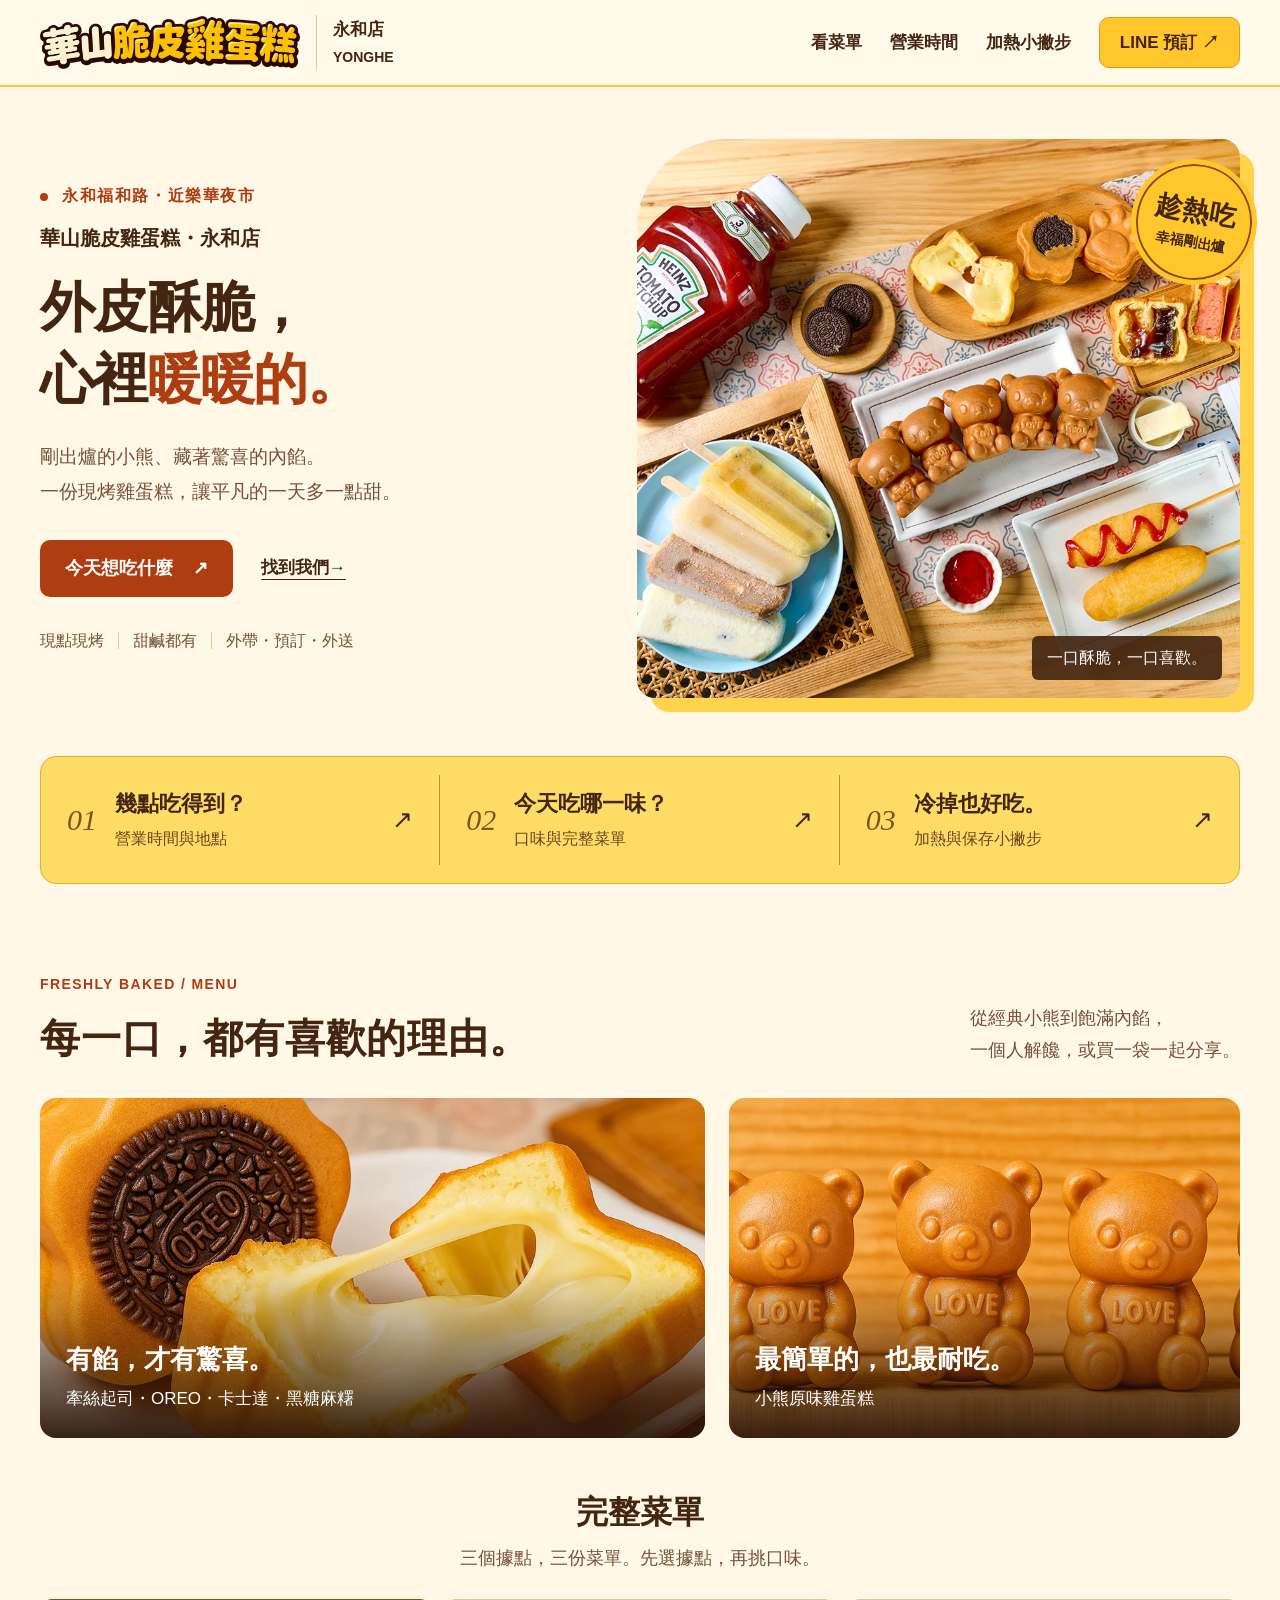
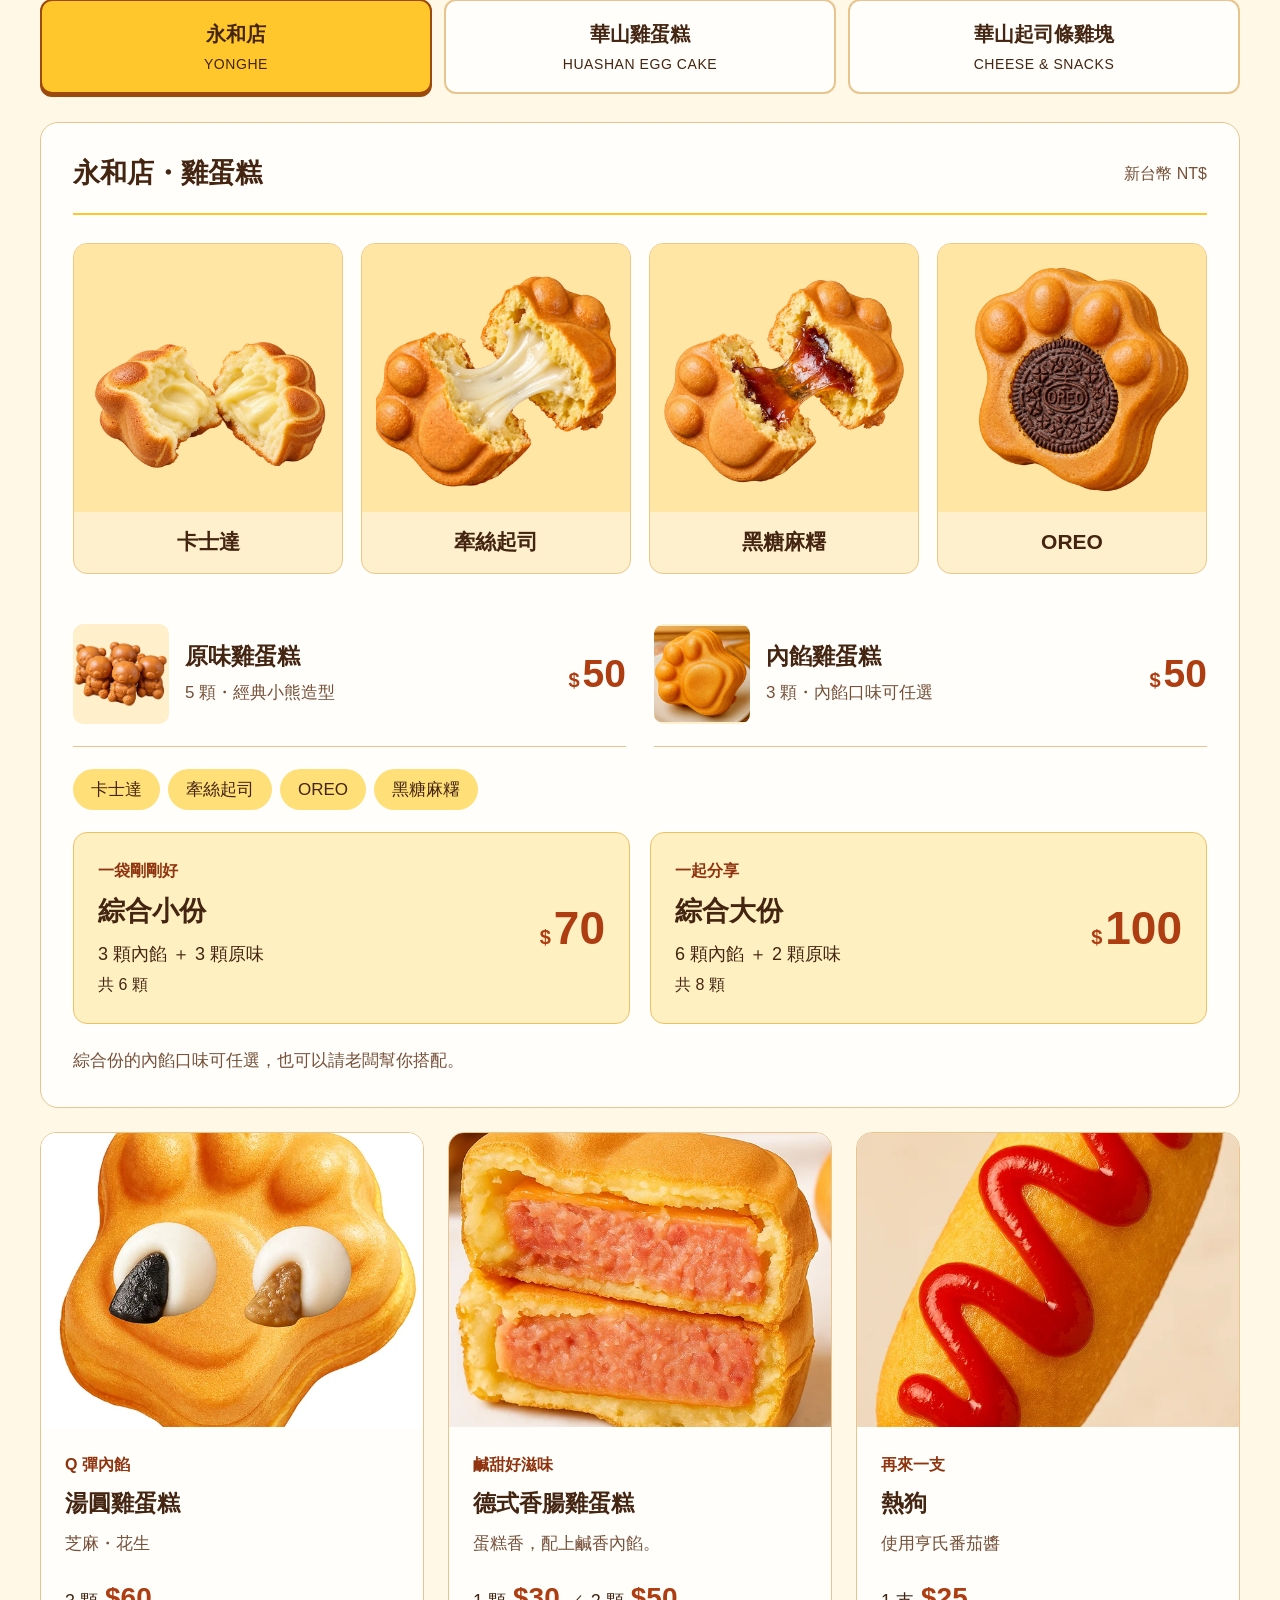
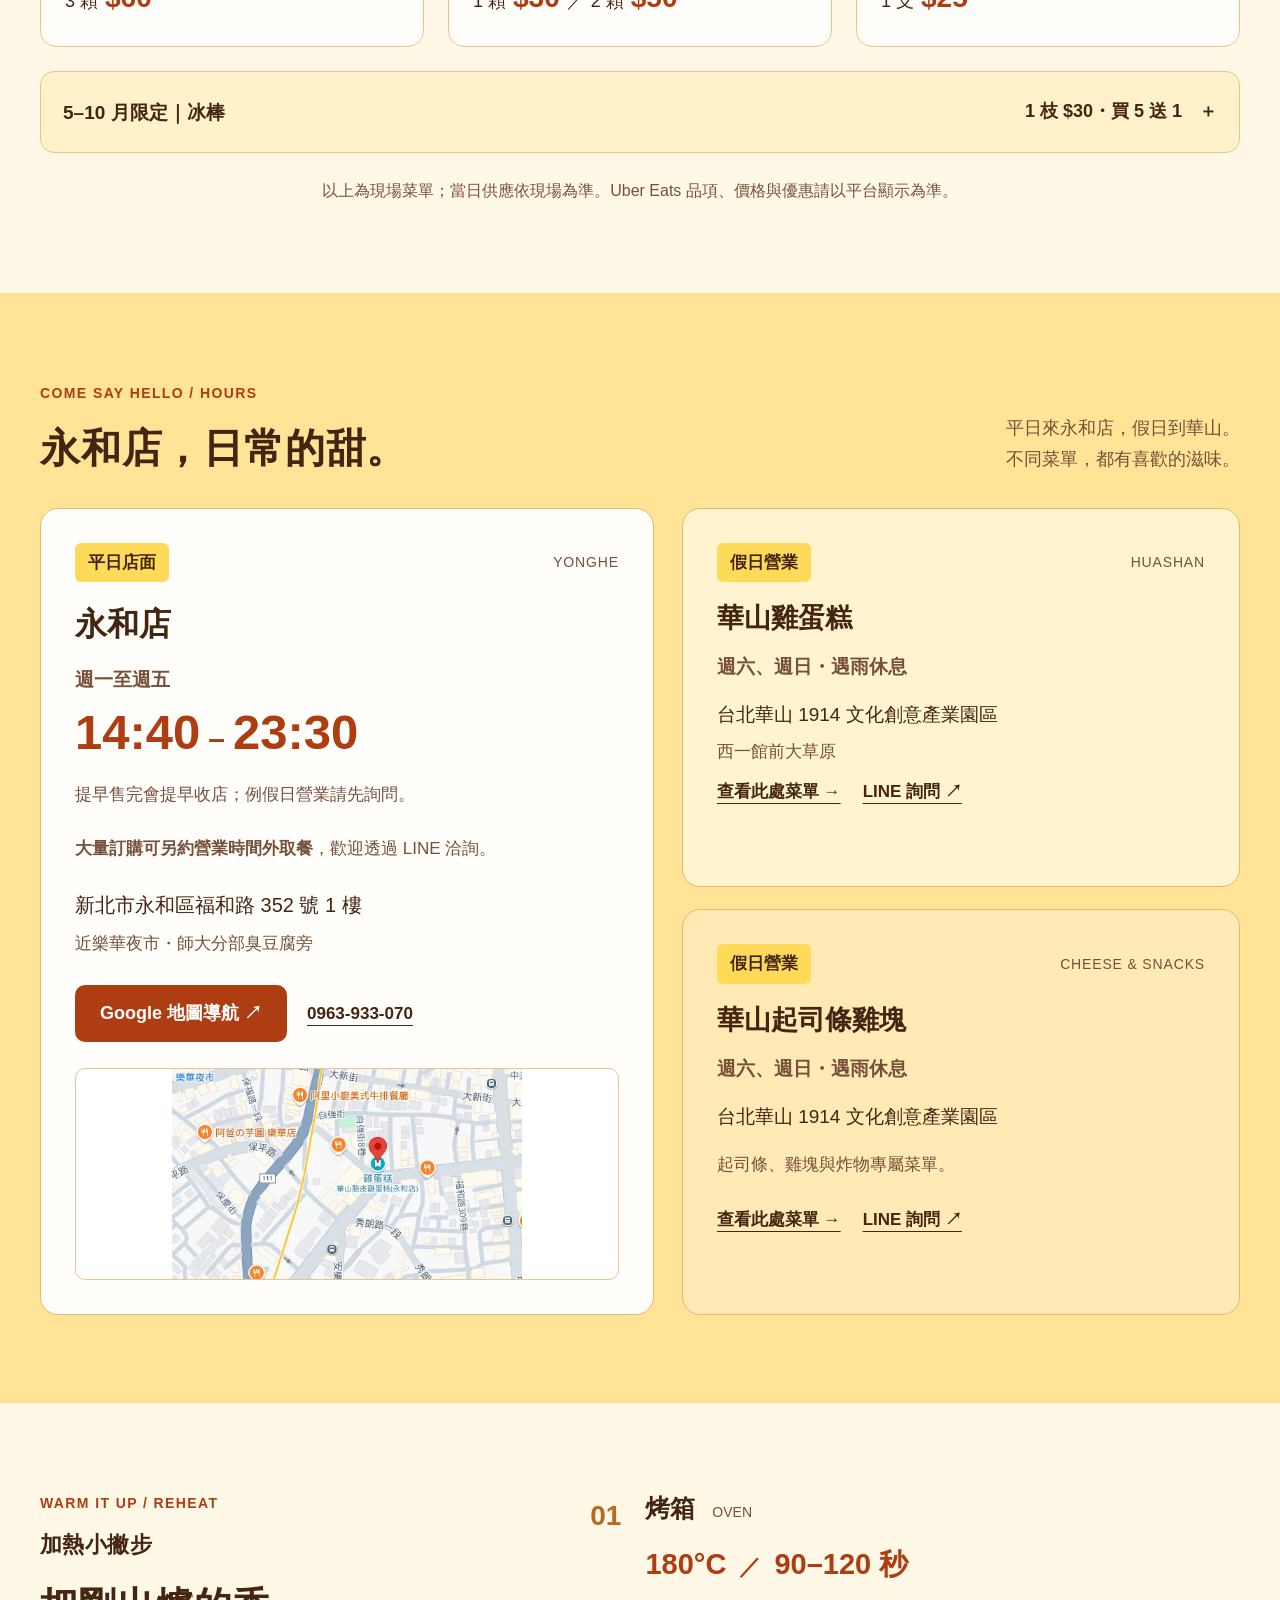
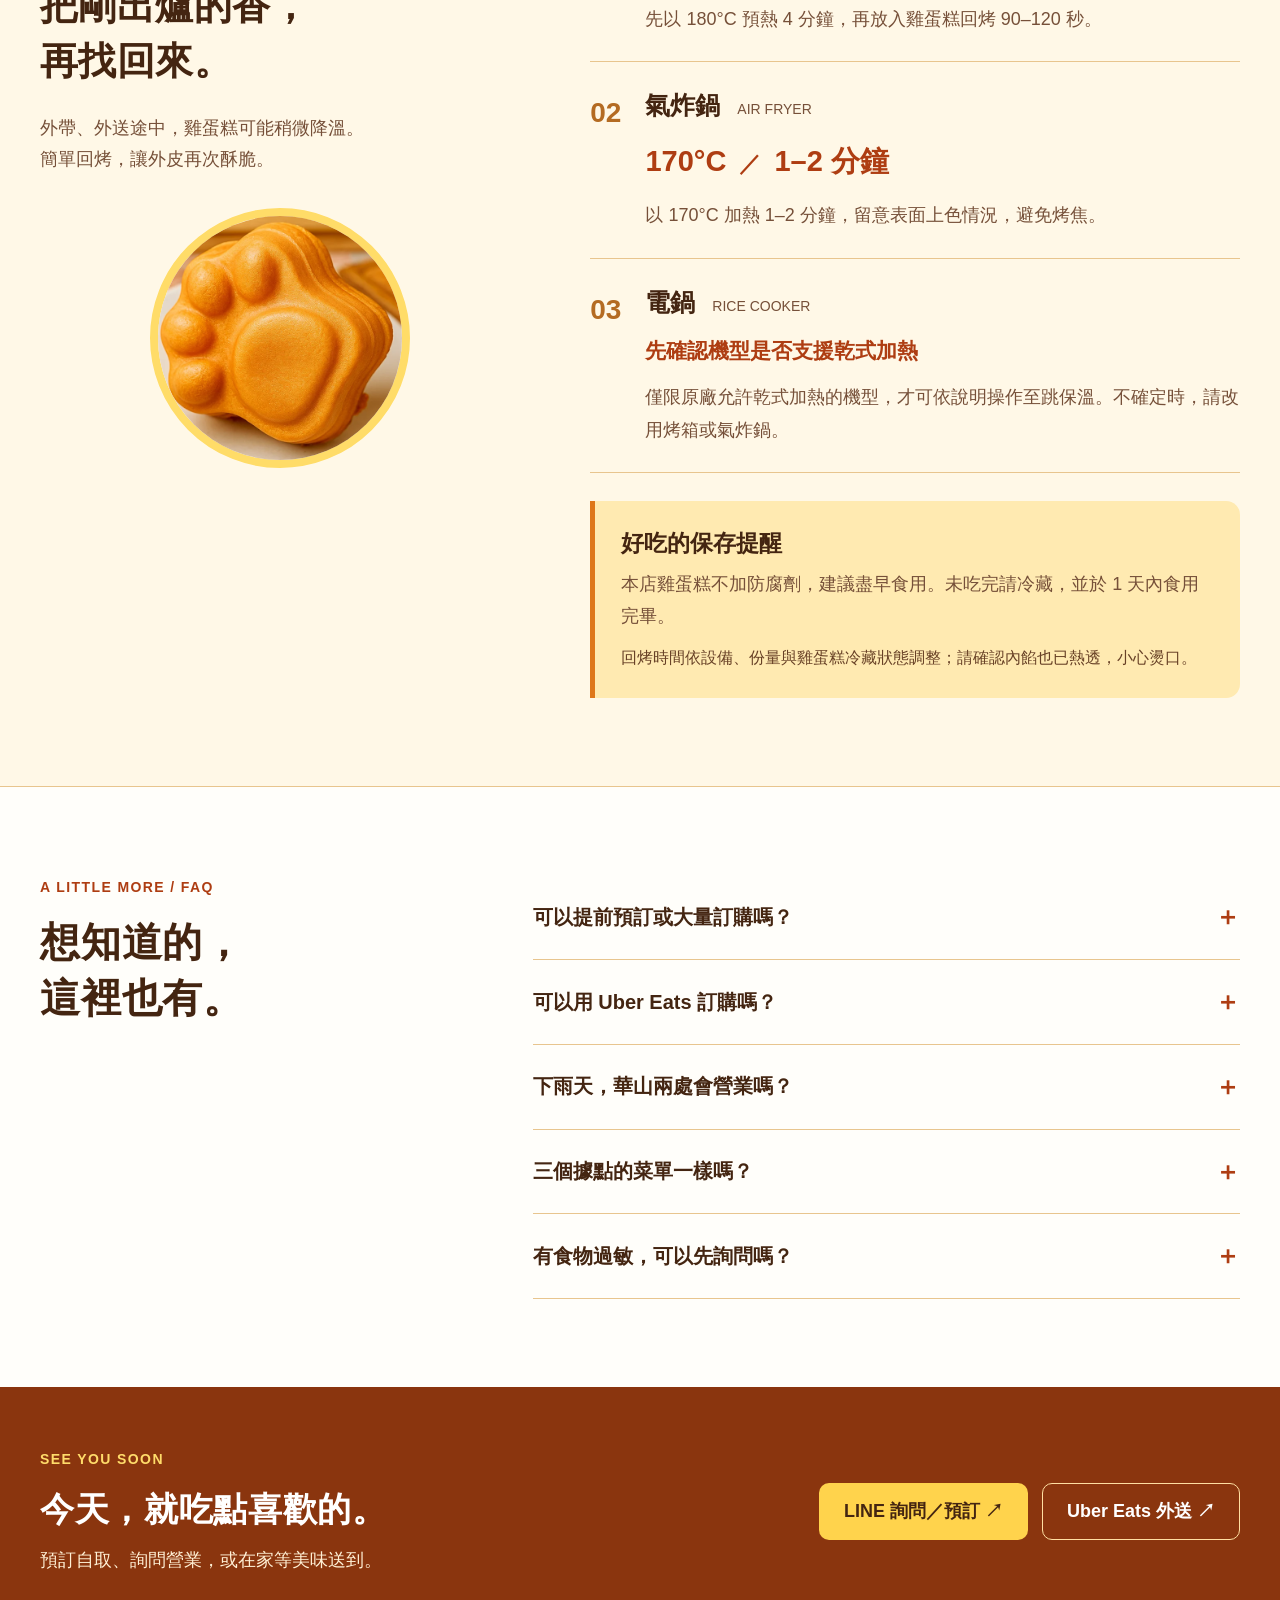
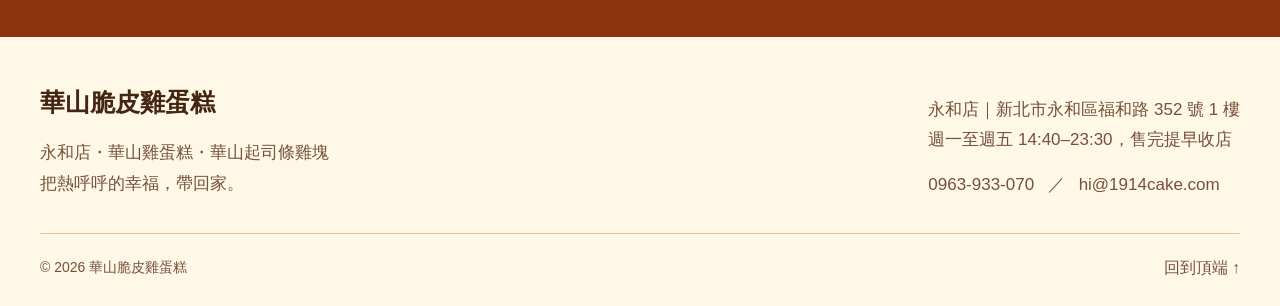
<file: index.html>
<!doctype html>
<html lang="zh-Hant">
<head>
  <meta charset="utf-8">
  <meta name="viewport" content="width=device-width, initial-scale=1, viewport-fit=cover">
  <meta name="theme-color" content="#fff6dc">
  <title>華山脆皮雞蛋糕｜永和店・三個據點菜單、營業時間與回烤方法</title>
  <meta name="description" content="華山脆皮雞蛋糕永和店，位於福和路352號、近樂華夜市，週一至週五14:40–23:30。查看永和店、華山雞蛋糕、華山起司條雞塊三個據點菜單，提供LINE預訂、電話、Uber Eats與回烤方法。">
  <link rel="canonical" href="https://www.1914cake.com/">
  <meta name="robots" content="index,follow,max-image-preview:large">
  <link rel="icon" href="/favicon.ico" sizes="any">
  <link rel="apple-touch-icon" href="/assets/images/favicon.png">
  <meta property="og:locale" content="zh_TW">
  <meta property="og:type" content="website">
  <meta property="og:site_name" content="華山脆皮雞蛋糕">
  <meta property="og:title" content="華山脆皮雞蛋糕｜把熱呼呼的幸福，帶回家。">
  <meta property="og:description" content="以永和店為主，另有華山雞蛋糕與起司條雞塊。三個據點菜單、營業時間、加熱小撇步，一次找到。永和店週一至週五14:40–23:30。">
  <meta property="og:url" content="https://www.1914cake.com/">
  <meta property="og:image" content="https://www.1914cake.com/assets/web/social.jpg">
  <meta property="og:image:width" content="1200">
  <meta property="og:image:height" content="630">
  <meta property="og:image:alt" content="華山脆皮雞蛋糕的小熊原味、包餡雞蛋糕與熱狗">
  <meta name="twitter:card" content="summary_large_image">
  <meta name="twitter:title" content="華山脆皮雞蛋糕｜菜單・營業時間・回烤方法">
  <meta name="twitter:description" content="永和福和路的現烤脆皮雞蛋糕。另有華山雞蛋糕與起司條雞塊，三個據點各有美味。">
  <meta name="twitter:image" content="https://www.1914cake.com/assets/web/social.jpg">
  <link rel="preload" as="image" href="/assets/web/hero.webp">
  <link rel="stylesheet" href="/assets/css/site.css?v=20261029b">
  <script defer src="/assets/js/site.js?v=20261029b"></script>
  <script type="application/ld+json" id="business-data">
{
  "@context": "https://schema.org",
  "@graph": [
    {
      "@type": "WebSite",
      "@id": "https://www.1914cake.com/#website",
      "url": "https://www.1914cake.com/",
      "name": "華山脆皮雞蛋糕",
      "inLanguage": "zh-Hant"
    },
    {
      "@type": "WebPage",
      "@id": "https://www.1914cake.com/#webpage",
      "url": "https://www.1914cake.com/",
      "name": "華山脆皮雞蛋糕｜永和店・三個據點菜單、營業時間與回烤方法",
      "isPartOf": {
        "@id": "https://www.1914cake.com/#website"
      },
      "inLanguage": "zh-Hant",
      "about": {
        "@id": "https://www.1914cake.com/#yonghe"
      }
    },
    {
      "@type": "Bakery",
      "@id": "https://www.1914cake.com/#yonghe",
      "name": "華山脆皮雞蛋糕 永和店",
      "url": "https://www.1914cake.com/",
      "image": "https://www.1914cake.com/assets/web/social.jpg",
      "telephone": "+886963933070",
      "priceRange": "NT$25–100",
      "servesCuisine": [
        "雞蛋糕",
        "台式點心"
      ],
      "hasMap": "https://maps.app.goo.gl/1pYwvo3BMQQMVytL6",
      "address": {
        "@type": "PostalAddress",
        "streetAddress": "福和路352號1樓",
        "addressLocality": "永和區",
        "addressRegion": "新北市",
        "postalCode": "234",
        "addressCountry": "TW"
      },
      "openingHoursSpecification": [
        {
          "@type": "OpeningHoursSpecification",
          "dayOfWeek": [
            "Monday",
            "Tuesday",
            "Wednesday",
            "Thursday",
            "Friday"
          ],
          "opens": "14:40",
          "closes": "23:30"
        }
      ],
      "hasMenu": {
        "@id": "https://www.1914cake.com/#yonghe-menu"
      }
    },
    {
      "@type": "Menu",
      "@id": "https://www.1914cake.com/#yonghe-menu",
      "name": "永和店菜單",
      "url": "https://www.1914cake.com/#menu-yonghe",
      "inLanguage": "zh-Hant",
      "hasMenuSection": [
        {
          "@type": "MenuSection",
          "name": "雞蛋糕",
          "hasMenuItem": [
            {
              "@type": "MenuItem",
              "name": "原味雞蛋糕",
              "description": "5顆",
              "offers": {
                "@type": "Offer",
                "price": "50",
                "priceCurrency": "TWD"
              }
            },
            {
              "@type": "MenuItem",
              "name": "內餡雞蛋糕",
              "description": "3顆；卡士達、牽絲起司、OREO、黑糖麻糬可任選",
              "offers": {
                "@type": "Offer",
                "price": "50",
                "priceCurrency": "TWD"
              }
            },
            {
              "@type": "MenuItem",
              "name": "綜合小份",
              "description": "3顆內餡＋3顆原味，共6顆",
              "offers": {
                "@type": "Offer",
                "price": "70",
                "priceCurrency": "TWD"
              }
            },
            {
              "@type": "MenuItem",
              "name": "綜合大份",
              "description": "6顆內餡＋2顆原味，共8顆",
              "offers": {
                "@type": "Offer",
                "price": "100",
                "priceCurrency": "TWD"
              }
            },
            {
              "@type": "MenuItem",
              "name": "湯圓雞蛋糕",
              "description": "3顆；芝麻、花生",
              "offers": {
                "@type": "Offer",
                "price": "60",
                "priceCurrency": "TWD"
              }
            },
            {
              "@type": "MenuItem",
              "name": "德式香腸雞蛋糕",
              "offers": [
                {
                  "@type": "Offer",
                  "name": "1顆",
                  "price": "30",
                  "priceCurrency": "TWD"
                },
                {
                  "@type": "Offer",
                  "name": "2顆",
                  "price": "50",
                  "priceCurrency": "TWD"
                }
              ]
            }
          ]
        },
        {
          "@type": "MenuSection",
          "name": "點心",
          "hasMenuItem": [
            {
              "@type": "MenuItem",
              "name": "熱狗",
              "description": "1支，使用亨氏番茄醬",
              "offers": {
                "@type": "Offer",
                "price": "25",
                "priceCurrency": "TWD"
              }
            },
            {
              "@type": "MenuItem",
              "name": "冰棒",
              "description": "5–10月限定；牛奶、鳳梨、花生、百香果；買5送1",
              "offers": {
                "@type": "Offer",
                "name": "1枝",
                "price": "30",
                "priceCurrency": "TWD"
              }
            }
          ]
        }
      ]
    },
    {
      "@type": "Menu",
      "@id": "https://www.1914cake.com/#menu-huashan",
      "name": "華山雞蛋糕菜單",
      "url": "https://www.1914cake.com/#menu-huashan",
      "inLanguage": "zh-Hant",
      "hasMenuSection": {
        "@type": "MenuSection",
        "name": "華山雞蛋糕菜單",
        "hasMenuItem": [
          {
            "@type": "MenuItem",
            "name": "五種口味一次滿足",
            "description": "卡士達、牽絲起司、黑糖麻糬、OREO、脆皮原味各1顆，共5顆",
            "offers": [
              {
                "@type": "Offer",
                "name": "5顆",
                "price": "70",
                "priceCurrency": "TWD"
              }
            ]
          },
          {
            "@type": "MenuItem",
            "name": "內餡任選",
            "description": "卡士達、牽絲起司、黑糖麻糬、OREO",
            "offers": [
              {
                "@type": "Offer",
                "name": "3顆",
                "price": "50",
                "priceCurrency": "TWD"
              }
            ]
          },
          {
            "@type": "MenuItem",
            "name": "脆皮原味",
            "description": "小熊原味雞蛋糕",
            "offers": [
              {
                "@type": "Offer",
                "name": "5顆",
                "price": "50",
                "priceCurrency": "TWD"
              }
            ]
          }
        ]
      }
    },
    {
      "@type": "Menu",
      "@id": "https://www.1914cake.com/#menu-fried",
      "name": "華山起司條雞塊菜單",
      "url": "https://www.1914cake.com/#menu-fried",
      "inLanguage": "zh-Hant",
      "hasMenuSection": {
        "@type": "MenuSection",
        "name": "華山起司條雞塊菜單",
        "hasMenuItem": [
          {
            "@type": "MenuItem",
            "name": "1號餐",
            "description": "起司條＋冰紅茶",
            "offers": [
              {
                "@type": "Offer",
                "name": "套餐",
                "price": "90",
                "priceCurrency": "TWD"
              }
            ]
          },
          {
            "@type": "MenuItem",
            "name": "2號餐",
            "description": "起司條＋炸物四選一：雞塊小份3塊、花枝丸小份3顆、小熱狗小份5個、大熱狗1支；不含薯條",
            "offers": [
              {
                "@type": "Offer",
                "name": "套餐",
                "price": "100",
                "priceCurrency": "TWD"
              }
            ]
          },
          {
            "@type": "MenuItem",
            "name": "3號餐",
            "description": "炸物五選三：雞塊小份3塊、花枝丸小份3顆、小熱狗小份5個、大熱狗1支、薯條小份",
            "offers": [
              {
                "@type": "Offer",
                "name": "套餐",
                "price": "100",
                "priceCurrency": "TWD"
              }
            ]
          },
          {
            "@type": "MenuItem",
            "name": "摩佐拉起司條",
            "description": "",
            "offers": [
              {
                "@type": "Offer",
                "name": "3條",
                "price": "80",
                "priceCurrency": "TWD"
              }
            ]
          },
          {
            "@type": "MenuItem",
            "name": "紅龍雞塊",
            "description": "",
            "offers": [
              {
                "@type": "Offer",
                "name": "小份3塊",
                "price": "35",
                "priceCurrency": "TWD"
              },
              {
                "@type": "Offer",
                "name": "大份5塊",
                "price": "50",
                "priceCurrency": "TWD"
              }
            ]
          },
          {
            "@type": "MenuItem",
            "name": "澎湖花枝丸",
            "description": "",
            "offers": [
              {
                "@type": "Offer",
                "name": "小份3顆",
                "price": "35",
                "priceCurrency": "TWD"
              },
              {
                "@type": "Offer",
                "name": "大份5顆",
                "price": "50",
                "priceCurrency": "TWD"
              }
            ]
          },
          {
            "@type": "MenuItem",
            "name": "小熱狗",
            "description": "",
            "offers": [
              {
                "@type": "Offer",
                "name": "小份5個",
                "price": "35",
                "priceCurrency": "TWD"
              },
              {
                "@type": "Offer",
                "name": "大份8個",
                "price": "50",
                "priceCurrency": "TWD"
              }
            ]
          },
          {
            "@type": "MenuItem",
            "name": "大熱狗",
            "description": "",
            "offers": [
              {
                "@type": "Offer",
                "name": "1支",
                "price": "35",
                "priceCurrency": "TWD"
              }
            ]
          },
          {
            "@type": "MenuItem",
            "name": "薯條",
            "description": "",
            "offers": [
              {
                "@type": "Offer",
                "name": "小份",
                "price": "35",
                "priceCurrency": "TWD"
              },
              {
                "@type": "Offer",
                "name": "大份",
                "price": "50",
                "priceCurrency": "TWD"
              }
            ]
          },
          {
            "@type": "MenuItem",
            "name": "冰紅茶",
            "description": "",
            "offers": [
              {
                "@type": "Offer",
                "name": "1杯",
                "price": "25",
                "priceCurrency": "TWD"
              }
            ]
          }
        ]
      }
    }
  ]
}
</script>
</head>
<body>
<a class="skip" href="#main">跳至主要內容</a>
<header class="header">
  <div class="nav-wrap">
    <a href="#top" class="brand" aria-label="華山脆皮雞蛋糕，回到首頁頂端"><img class="brand-image" src="/assets/web/logo-cake.webp" width="900" height="183" alt="華山脆皮雞蛋糕"><span class="brand-location">永和店<small>YONGHE</small></span></a>
    <nav aria-label="主要選單">
      <a href="#menu">看菜單</a><a href="#hours">營業時間</a><a href="#reheat">加熱小撇步</a><a class="nav-order" href="https://lin.ee/6naLKdL" target="_blank" rel="noopener" data-contact="line">LINE 預訂 <span aria-hidden="true">↗</span></a>
    </nav>
  </div>
</header>
<main id="main">
  <section class="hero wrap" id="top" aria-labelledby="hero-title">
    <div class="hero-copy">
      <p class="eyebrow"><span></span> 永和福和路・近樂華夜市</p>
      <h1 id="hero-title">華山脆皮雞蛋糕・永和店<span>外皮酥脆，<br>心裡<span class="warm">暖暖的。</span></span></h1>
      <p class="hero-desc">剛出爐的小熊、藏著驚喜的內餡。<br>一份現烤雞蛋糕，讓平凡的一天多一點甜。</p>
      <div class="hero-actions"><a href="#menu" class="button primary">今天想吃什麼 <span aria-hidden="true">↗</span></a><a href="#hours" class="text-link">找到我們 <span aria-hidden="true">→</span></a></div>
      <div class="hero-foot"><span>現點現烤</span><i></i><span>甜鹹都有</span><i></i><span>外帶・預訂・外送</span></div>
    </div>
    <div class="hero-visual"><img src="/assets/web/hero.webp" width="1100" height="880" alt="華山雞蛋糕的小熊原味、包餡口味、熱狗與冰棒" fetchpriority="high"><div class="photo-stamp">趁熱吃<br><small>幸福剛出爐</small></div><span class="photo-caption">一口酥脆，一口喜歡。</span></div>
  </section>
  <div class="quick-nav wrap" aria-label="快速查詢">
    <a href="#hours"><span class="quick-no">01</span><span><strong>幾點吃得到？</strong><small>營業時間與地點</small></span><span class="quick-arrow" aria-hidden="true">↗</span></a>
    <a href="#menu"><span class="quick-no">02</span><span><strong>今天吃哪一味？</strong><small>口味與完整菜單</small></span><span class="quick-arrow" aria-hidden="true">↗</span></a>
    <a href="#reheat"><span class="quick-no">03</span><span><strong>冷掉也好吃。</strong><small>加熱與保存小撇步</small></span><span class="quick-arrow" aria-hidden="true">↗</span></a>
  </div>

  <section class="section menu-section" id="flavors" aria-labelledby="menu-title">
    <div class="wrap">
      <div class="section-heading"><div><p class="eyebrow">FRESHLY BAKED / MENU</p><h2 id="menu-title">每一口，都有喜歡的理由。</h2></div><p>從經典小熊到飽滿內餡，<br>一個人解饞，或買一袋一起分享。</p></div>
      <div class="flavor-gallery">
        <figure class="flavor-large"><img src="/assets/web/cheese.webp" width="1000" height="666" loading="lazy" decoding="async" alt="掰開的牽絲起司雞蛋糕與OREO雞蛋糕"><figcaption><span>有餡，才有驚喜。</span><small>牽絲起司・OREO・卡士達・黑糖麻糬</small></figcaption></figure>
        <figure class="flavor-small"><img src="/assets/web/original.webp" width="900" height="600" loading="lazy" decoding="async" alt="金黃色小熊造型原味雞蛋糕"><figcaption><span>最簡單的，也最耐吃。</span><small>小熊原味雞蛋糕</small></figcaption></figure>
      </div>
      <div class="menu-intro" id="menu"><h3>完整菜單</h3><p>三個據點，三份菜單。先選據點，再挑口味。</p></div>
      <div class="menu-tabs" aria-label="選擇菜單地點"><a class="selected" href="#menu-yonghe" data-menu="yonghe">永和店 <span>YONGHE</span></a><a href="#menu-huashan" data-menu="huashan">華山雞蛋糕 <span>HUASHAN EGG CAKE</span></a><a href="#menu-fried" data-menu="fried">華山起司條雞塊 <span>CHEESE &amp; SNACKS</span></a></div>
      <div class="menu-panel" id="menu-yonghe" data-panel="yonghe">
        <div class="menu-board">
          <div class="board-head"><h3>永和店・雞蛋糕</h3><span>新台幣 NT$</span></div><div class="flavor-products" aria-label="四種內餡商品照片"><figure><img class="product-photo" src="/assets/web/product-custard.webp" loading="lazy" decoding="async" alt="卡士達" width="800" height="800"><figcaption>卡士達</figcaption></figure><figure><img class="product-photo" src="/assets/web/product-cheese-paw.webp" loading="lazy" decoding="async" alt="牽絲起司" width="800" height="800"><figcaption>牽絲起司</figcaption></figure><figure><img class="product-photo" src="/assets/web/product-brown-sugar.webp" loading="lazy" decoding="async" alt="黑糖麻糬" width="800" height="800"><figcaption>黑糖麻糬</figcaption></figure><figure><img class="product-photo" src="/assets/web/product-oreo.webp" loading="lazy" decoding="async" alt="OREO" width="800" height="800"><figcaption>OREO</figcaption></figure></div>
          <div class="menu-grid">
            <div class="menu-row"><img class="menu-thumb" src="/assets/web/bears.webp" loading="lazy" alt="原味雞蛋糕"><div><h4>原味雞蛋糕</h4><p>5 顆・經典小熊造型</p></div><strong><small>$</small>50</strong></div>
            <div class="menu-row"><img class="menu-thumb" src="/assets/web/filled.webp" loading="lazy" alt="內餡雞蛋糕"><div><h4>內餡雞蛋糕</h4><p>3 顆・內餡口味可任選</p></div><strong><small>$</small>50</strong></div>
          </div>
          <div class="flavor-tags"><span>卡士達</span><span>牽絲起司</span><span>OREO</span><span>黑糖麻糬</span></div>
          <div class="combo-grid">
            <div class="combo"><div><span class="tag">一袋剛剛好</span><h4>綜合小份</h4><p>3 顆內餡 ＋ 3 顆原味<span>共 6 顆</span></p></div><strong><small>$</small>70</strong></div>
            <div class="combo"><div><span class="tag">一起分享</span><h4>綜合大份</h4><p>6 顆內餡 ＋ 2 顆原味<span>共 8 顆</span></p></div><strong><small>$</small>100</strong></div>
          </div>
          <p class="board-note">綜合份的內餡口味可任選，也可以請老闆幫你搭配。</p>
        </div>
        <div class="specials">
          <article><img src="/assets/web/mochi.webp" width="600" height="600" loading="lazy" alt="湯圓內餡雞蛋糕"><div><span class="tag">Q 彈內餡</span><h4>湯圓雞蛋糕</h4><p>芝麻・花生</p><strong>3 顆 <b>$60</b></strong></div></article>
          <article><img src="/assets/web/sausage.webp" width="600" height="600" loading="lazy" alt="切開的德式香腸雞蛋糕"><div><span class="tag">鹹甜好滋味</span><h4>德式香腸雞蛋糕</h4><p>蛋糕香，配上鹹香內餡。</p><strong>1 顆 <b>$30</b><span>／</span>2 顆 <b>$50</b></strong></div></article>
          <article><img src="/assets/web/hotdog.webp" width="600" height="900" loading="lazy" alt="淋上番茄醬的酥脆熱狗"><div><span class="tag">再來一支</span><h4>熱狗</h4><p>使用亨氏番茄醬</p><strong>1 支 <b>$25</b></strong></div></article>
        </div>
        <details class="seasonal"><summary><span>5–10 月限定｜冰棒</span><span>1 枝 $30・買 5 送 1 <i aria-hidden="true">＋</i></span></summary><div class="seasonal-body"><img src="/assets/web/popsicles.webp" width="700" height="560" loading="lazy" alt="夏日冰棒"><div><h4>夏天的小小涼伴。</h4><p>牛奶、鳳梨、花生、百香果。<br>供應月份為 5–10 月，當日口味依現場供應。</p></div></div></details>
      </div>
      <div class="menu-panel" id="menu-huashan" data-panel="huashan">
        <div class="branch-intro"><img src="/assets/web/bears.webp" width="900" height="654" loading="lazy" alt="五隻小熊原味雞蛋糕"><div><p class="eyebrow">HUASHAN EGG CAKE</p><h3>華山雞蛋糕</h3><p>五種口味一次滿足，來華山走走，也帶點甜。</p></div></div>
        <div class="menu-board">
          <div class="board-head"><h3>華山雞蛋糕・菜單</h3><span>新台幣 NT$</span></div><div class="flavor-products" aria-label="四種內餡商品照片"><figure><img class="product-photo" src="/assets/web/product-custard.webp" loading="lazy" decoding="async" alt="卡士達" width="800" height="800"><figcaption>卡士達</figcaption></figure><figure><img class="product-photo" src="/assets/web/product-cheese-paw.webp" loading="lazy" decoding="async" alt="牽絲起司" width="800" height="800"><figcaption>牽絲起司</figcaption></figure><figure><img class="product-photo" src="/assets/web/product-brown-sugar.webp" loading="lazy" decoding="async" alt="黑糖麻糬" width="800" height="800"><figcaption>黑糖麻糬</figcaption></figure><figure><img class="product-photo" src="/assets/web/product-oreo.webp" loading="lazy" decoding="async" alt="OREO" width="800" height="800"><figcaption>OREO</figcaption></figure></div>
          <div class="signature-combo"><div><span class="tag">人氣首選</span><h4>五種口味一次滿足</h4><p>卡士達、牽絲起司、黑糖麻糬、OREO、脆皮原味<br>每種口味各 1 顆，共 5 顆。</p></div><strong><small>$</small>70</strong></div>
          <div class="menu-grid"><div class="menu-row"><img class="menu-thumb" src="/assets/web/filled.webp" loading="lazy" alt="內餡任選"><div><h4>內餡任選</h4><p>3 顆・四種內餡可任選</p></div><strong><small>$</small>50</strong></div><div class="menu-row"><img class="menu-thumb" src="/assets/web/bears.webp" loading="lazy" alt="脆皮原味"><div><h4>脆皮原味</h4><p>5 顆・經典小熊造型</p></div><strong><small>$</small>50</strong></div></div>
          <div class="flavor-tags"><span>卡士達</span><span>牽絲起司</span><span>黑糖麻糬</span><span>OREO</span></div>
          <p class="board-note">五味組合為 4 款內餡 ＋ 1 款原味，與永和店綜合份的內容不同。</p>
          
        </div>
      </div>
      <div class="menu-panel" id="menu-fried" data-panel="fried">
        <div class="fried-banner"><div><img src="/assets/web/logo-fried.webp" width="900" height="180" loading="lazy" alt="華山起司條・雞塊"><h3>華山起司條雞塊</h3><p>牽絲趁熱，酥脆趁現在。</p></div><svg class="product-photo" viewBox="0 350 680 300" preserveAspectRatio="xMidYMid slice" role="img" aria-label="金黃酥脆的牽絲起司條" xmlns="http://www.w3.org/2000/svg"><title>金黃酥脆的牽絲起司條</title><image href="/assets/web/menu-fried.webp" width="1243" height="2048" /></svg></div>
        <div class="fried-combos">
          <article><span class="combo-number">01</span><h4>起司條 ＋ 冰紅茶</h4><p>起司條配上一杯冰紅茶。</p><strong><small>1 號餐</small> $90</strong></article>
          <article><span class="combo-number">02</span><h4>起司條 ＋ 炸物四選一</h4><p>雞塊小份 3 塊／花枝丸小份 3 顆／小熱狗小份 5 個／大熱狗 1 支。</p><small>炸物為小份，不含薯條。</small><strong><small>2 號餐</small> $100</strong></article>
          <article><span class="combo-number">03</span><h4>炸物五選三</h4><p>雞塊小份 3 塊／花枝丸小份 3 顆／小熱狗小份 5 個／大熱狗 1 支／薯條小份。</p><small>小份搭配，五選三。</small><strong><small>3 號餐</small> $100</strong></article>
        </div>
        <div class="menu-board fried-board"><div class="board-head"><h3>單點菜單</h3><span>新台幣 NT$</span></div>
          <div class="ala-carte"><article><svg class="product-photo" viewBox="0 0 320 210" role="img" aria-label="摩佐拉起司條" xmlns="http://www.w3.org/2000/svg"><title>摩佐拉起司條</title><svg x="10" y="35" width="300" height="140" viewBox="65 1584 300 140" overflow="hidden"><image href="/assets/web/menu-fried.webp" width="1243" height="2048" /></svg></svg><div class="product-copy"><h4>摩佐拉起司條</h4><p>3 條 <b>$80</b></p></div></article><article><img class="product-photo" src="/assets/web/product-nuggets.webp" loading="lazy" decoding="async" alt="紅龍雞塊" width="800" height="533"><div class="product-copy"><h4>紅龍雞塊</h4><p>小份 3 塊 <b>$35</b></p><p>大份 5 塊 <b>$50</b></p></div></article><article><img class="product-photo" src="/assets/web/product-cuttlefish.webp" loading="lazy" decoding="async" alt="澎湖花枝丸" width="800" height="729"><div class="product-copy"><h4>澎湖花枝丸</h4><p>小份 3 顆 <b>$35</b></p><p>大份 5 顆 <b>$50</b></p></div></article><article><img class="product-photo" src="/assets/web/product-mini-sausages.webp" loading="lazy" decoding="async" alt="小熱狗" width="800" height="533"><div class="product-copy"><h4>小熱狗</h4><p>小份 5 個 <b>$35</b></p><p>大份 8 個 <b>$50</b></p></div></article><article><img class="product-photo" src="/assets/web/product-corn-dog.webp" loading="lazy" decoding="async" alt="大熱狗" width="533" height="800"><div class="product-copy"><h4>大熱狗</h4><p>1 支 <b>$35</b></p></div></article><article><img class="product-photo" src="/assets/web/product-fries.webp" loading="lazy" decoding="async" alt="薯條" width="800" height="533"><div class="product-copy"><h4>薯條</h4><p>小份 <b>$35</b></p><p>大份 <b>$50</b></p></div></article><article><img class="product-photo" src="/assets/web/product-tea.webp" loading="lazy" decoding="async" alt="冰紅茶" width="533" height="800"><div class="product-copy"><h4>冰紅茶</h4><p>1 杯 <b>$25</b></p></div></article></div>
          <p class="board-note">各據點品項與價格不同，請依購買地點的菜單點餐。</p>
        </div>
      </div>
      <p class="menu-note">以上為現場菜單；當日供應依現場為準。Uber Eats 品項、價格與優惠請以平台顯示為準。</p>
    </div>
  </section>

  <section class="section hours-section" id="hours" aria-labelledby="hours-title">
    <div class="wrap"><div class="section-heading"><div><p class="eyebrow">COME SAY HELLO / HOURS</p><h2 id="hours-title">永和店，日常的甜。</h2></div><p>平日來永和店，假日到華山。<br>不同菜單，都有喜歡的滋味。</p></div>
      <div class="locations">
        <article class="location yonghe"><div class="location-top"><span class="tag">平日店面</span><span class="location-en">YONGHE</span></div><h3>永和店</h3><p class="days">週一至週五</p><p class="hours">14:40<span>–</span>23:30</p><p class="note">提早售完會提早收店；例假日營業請先詢問。</p><p class="note"><strong>大量訂購可另約營業時間外取餐</strong>，歡迎透過 <a href="https://lin.ee/6naLKdL" target="_blank" rel="noopener" data-contact="line">LINE 洽詢</a>。</p><address>新北市永和區福和路 352 號 1 樓<br><span>近樂華夜市・師大分部臭豆腐旁</span></address><div class="location-actions"><a class="button primary" href="https://maps.app.goo.gl/1pYwvo3BMQQMVytL6" target="_blank" rel="noopener" data-contact="map">Google 地圖導航 ↗</a><a class="text-link" href="tel:0963933070" data-contact="phone">0963-933-070</a></div><a class="map-image" href="https://maps.app.goo.gl/1pYwvo3BMQQMVytL6" target="_blank" rel="noopener" aria-label="在 Google 地圖查看永和店位置"><img src="/assets/web/map-yonghe.webp" width="500" height="300" loading="lazy" alt="華山脆皮雞蛋糕永和店位置示意圖"></a></article>
        <div class="huashan-stores"><article class="location huashan"><div class="location-top"><span class="tag">假日營業</span><span class="location-en">HUASHAN</span></div><h3>華山雞蛋糕</h3><p class="days">週六、週日・遇雨休息</p><address>台北華山 1914 文化創意產業園區<br><span>西一館前大草原</span></address><div class="branch-links"><a class="text-link" href="#menu-huashan">查看此處菜單 →</a><a class="text-link" href="https://lin.ee/6naLKdL" target="_blank" rel="noopener" data-contact="line">LINE 詢問 ↗</a></div></article>
        <article class="location huashan fried-location"><div class="location-top"><span class="tag">假日營業</span><span class="location-en">CHEESE &amp; SNACKS</span></div><h3>華山起司條雞塊</h3><p class="days">週六、週日・遇雨休息</p><address>台北華山 1914 文化創意產業園區</address><p class="note">起司條、雞塊與炸物專屬菜單。</p><div class="branch-links"><a class="text-link" href="#menu-fried">查看此處菜單 →</a><a class="text-link" href="https://lin.ee/6naLKdL" target="_blank" rel="noopener" data-contact="line">LINE 詢問 ↗</a></div></article></div>
      </div>
    </div>
  </section>

  <section class="section reheat-section" id="reheat" aria-labelledby="reheat-title"><div class="wrap reheat-wrap">
    <div class="reheat-intro"><p class="eyebrow">WARM IT UP / REHEAT</p><h2 id="reheat-title">加熱小撇步<span>把剛出爐的香，<br>再找回來。</span></h2><p>外帶、外送途中，雞蛋糕可能稍微降溫。<br>簡單回烤，讓外皮再次酥脆。</p><img src="/assets/web/filled.webp" width="600" height="600" loading="lazy" alt="金黃色狗掌造型雞蛋糕"></div>
    <div class="reheat-methods">
      <article class="method"><span class="method-no">01</span><div><h3>烤箱 <span>OVEN</span></h3><p class="temperature">180°C <span>／</span> 90–120 秒</p><p>先以 180°C 預熱 4 分鐘，再放入雞蛋糕回烤 90–120 秒。</p></div></article>
      <article class="method"><span class="method-no">02</span><div><h3>氣炸鍋 <span>AIR FRYER</span></h3><p class="temperature">170°C <span>／</span> 1–2 分鐘</p><p>以 170°C 加熱 1–2 分鐘，留意表面上色情況，避免烤焦。</p></div></article>
      <article class="method"><span class="method-no">03</span><div><h3>電鍋 <span>RICE COOKER</span></h3><p class="temperature small">先確認機型是否支援乾式加熱</p><p>僅限原廠允許乾式加熱的機型，才可依說明操作至跳保溫。不確定時，請改用烤箱或氣炸鍋。</p></div></article>
      <div class="storage"><h3>好吃的保存提醒</h3><p>本店雞蛋糕不加防腐劑，建議盡早食用。未吃完請冷藏，並於 1 天內食用完畢。</p><small>回烤時間依設備、份量與雞蛋糕冷藏狀態調整；請確認內餡也已熱透，小心燙口。</small></div>
    </div>
  </div></section>

  <section class="section faq-section" id="faq" aria-labelledby="faq-title"><div class="wrap faq-wrap"><div><p class="eyebrow">A LITTLE MORE / FAQ</p><h2 id="faq-title">想知道的，<br>這裡也有。</h2></div><div class="faqs">
    <details><summary>可以提前預訂或大量訂購嗎？<span aria-hidden="true">＋</span></summary><p>可以。大量訂購請至少提前一天，透過 <a href="https://lin.ee/6naLKdL" target="_blank" rel="noopener" data-contact="line">LINE</a> 或電話 <a href="tel:0963933070" data-contact="phone">0963-933-070</a> 聯絡，確認口味、數量與取餐時間。永和店大量訂購可另約營業時間外取餐，實際時間請提前與店家約定。</p></details>
    <details><summary>可以用 Uber Eats 訂購嗎？<span aria-hidden="true">＋</span></summary><p>永和店提供 Uber Eats 訂購入口。請輸入配送地址，確認是否位於可送達範圍；品項、價格、營業狀態與送達時間以平台顯示為準。<a href="https://www.ubereats.com/tw/store/%E8%8F%AF%E5%B1%B1%E9%9B%9E%E8%9B%8B%E7%B3%95-%7C-%E5%B8%AB%E5%A4%A7%E5%88%86%E9%83%A8%E8%87%AD%E8%B1%86%E8%85%90/QrEwI9F4Ujmydul7u_fVVA?diningMode=DELIVERY&amp;ps=1" target="_blank" rel="noopener" data-contact="ubereats">前往 Uber Eats ↗</a></p></details>
    <details><summary>下雨天，華山兩處會營業嗎？<span aria-hidden="true">＋</span></summary><p>華山雞蛋糕與華山起司條雞塊假日營業，遇雨休息。</p></details>
    <details><summary>三個據點的菜單一樣嗎？<span aria-hidden="true">＋</span></summary><p>三個據點各有不同菜單。永和店有綜合小份／大份、四種內餡、湯圓與德式香腸雞蛋糕等；華山雞蛋糕主打五種口味各一顆的70元組合；華山起司條雞塊提供起司條、炸物套餐與單點。請在上方選擇據點查看。</p></details>
    <details><summary>有食物過敏，可以先詢問嗎？<span aria-hidden="true">＋</span></summary><p>可以。若有食物過敏或特殊飲食需求，請在購買前告知店家，由店家確認當日食材與製作情況後再決定是否購買。</p></details>
  </div></div></section>
  <section class="contact-band" id="contact"><div class="wrap"><div><p class="eyebrow">SEE YOU SOON</p><h2>今天，就吃點喜歡的。</h2><p>預訂自取、詢問營業，或在家等美味送到。</p></div><div class="contact-actions"><a class="button light" href="https://lin.ee/6naLKdL" target="_blank" rel="noopener" data-contact="line">LINE 詢問／預訂 ↗</a><a class="button dark-outline" href="https://www.ubereats.com/tw/store/%E8%8F%AF%E5%B1%B1%E9%9B%9E%E8%9B%8B%E7%B3%95-%7C-%E5%B8%AB%E5%A4%A7%E5%88%86%E9%83%A8%E8%87%AD%E8%B1%86%E8%85%90/QrEwI9F4Ujmydul7u_fVVA?diningMode=DELIVERY&amp;ps=1" target="_blank" rel="noopener" data-contact="ubereats">Uber Eats 外送 ↗</a></div></div></section>
</main>
<footer class="footer"><div class="wrap"><div><a class="footer-brand" href="#top">華山脆皮雞蛋糕</a><p>永和店・華山雞蛋糕・華山起司條雞塊<br>把熱呼呼的幸福，帶回家。</p></div><div><p>永和店｜新北市永和區福和路 352 號 1 樓<br>週一至週五 14:40–23:30，售完提早收店</p><p><a href="tel:0963933070" data-contact="phone">0963-933-070</a> <span>／</span> <a href="mailto:hi@1914cake.com">hi@1914cake.com</a></p></div></div><div class="footer-bottom wrap"><small>© <span id="year">2026</span> 華山脆皮雞蛋糕</small><a href="#top">回到頂端 ↑</a></div></footer>
<nav class="mobile-dock" aria-label="手機快速操作"><a href="#menu">看菜單</a><a href="#hours">營業資訊</a><a href="tel:0963933070" data-contact="phone">電話點餐</a><a href="https://lin.ee/6naLKdL" target="_blank" rel="noopener" data-contact="line">LINE 預訂 ↗</a></nav>
</body>
</html>
</file>
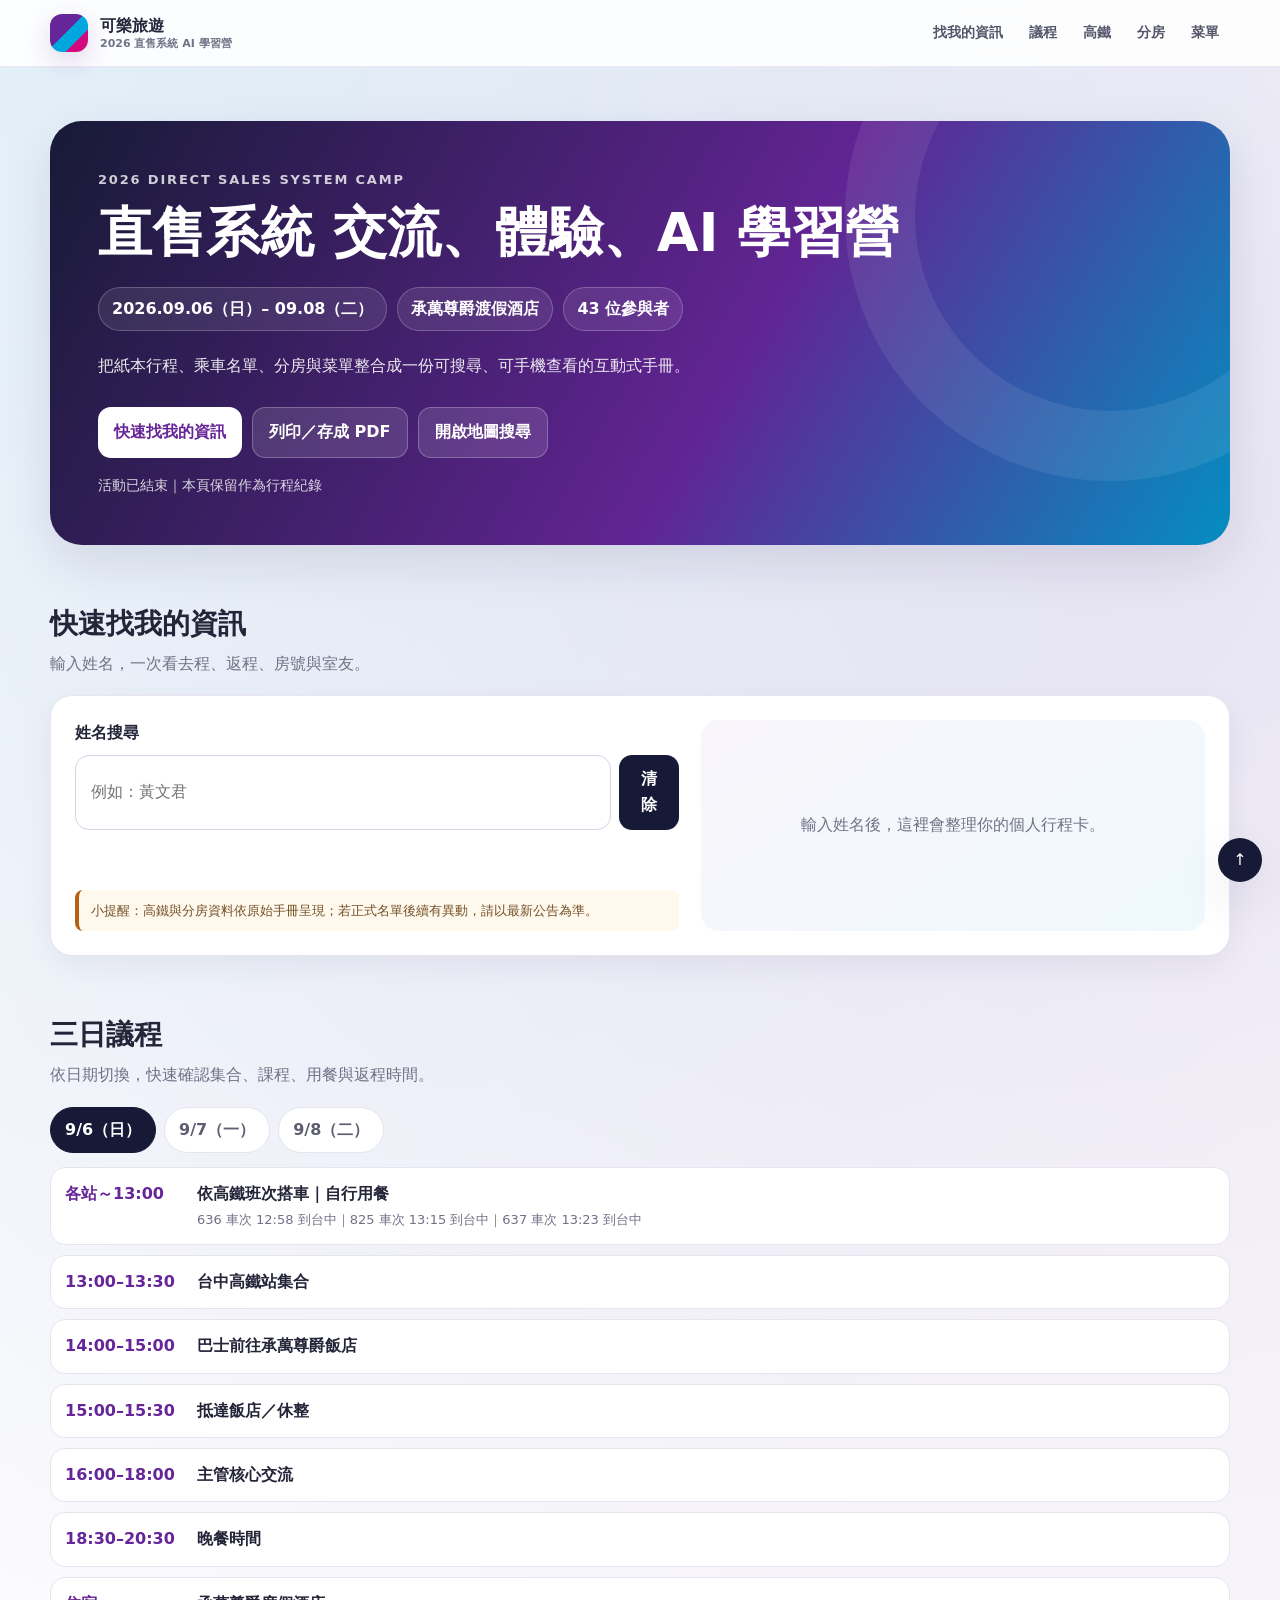
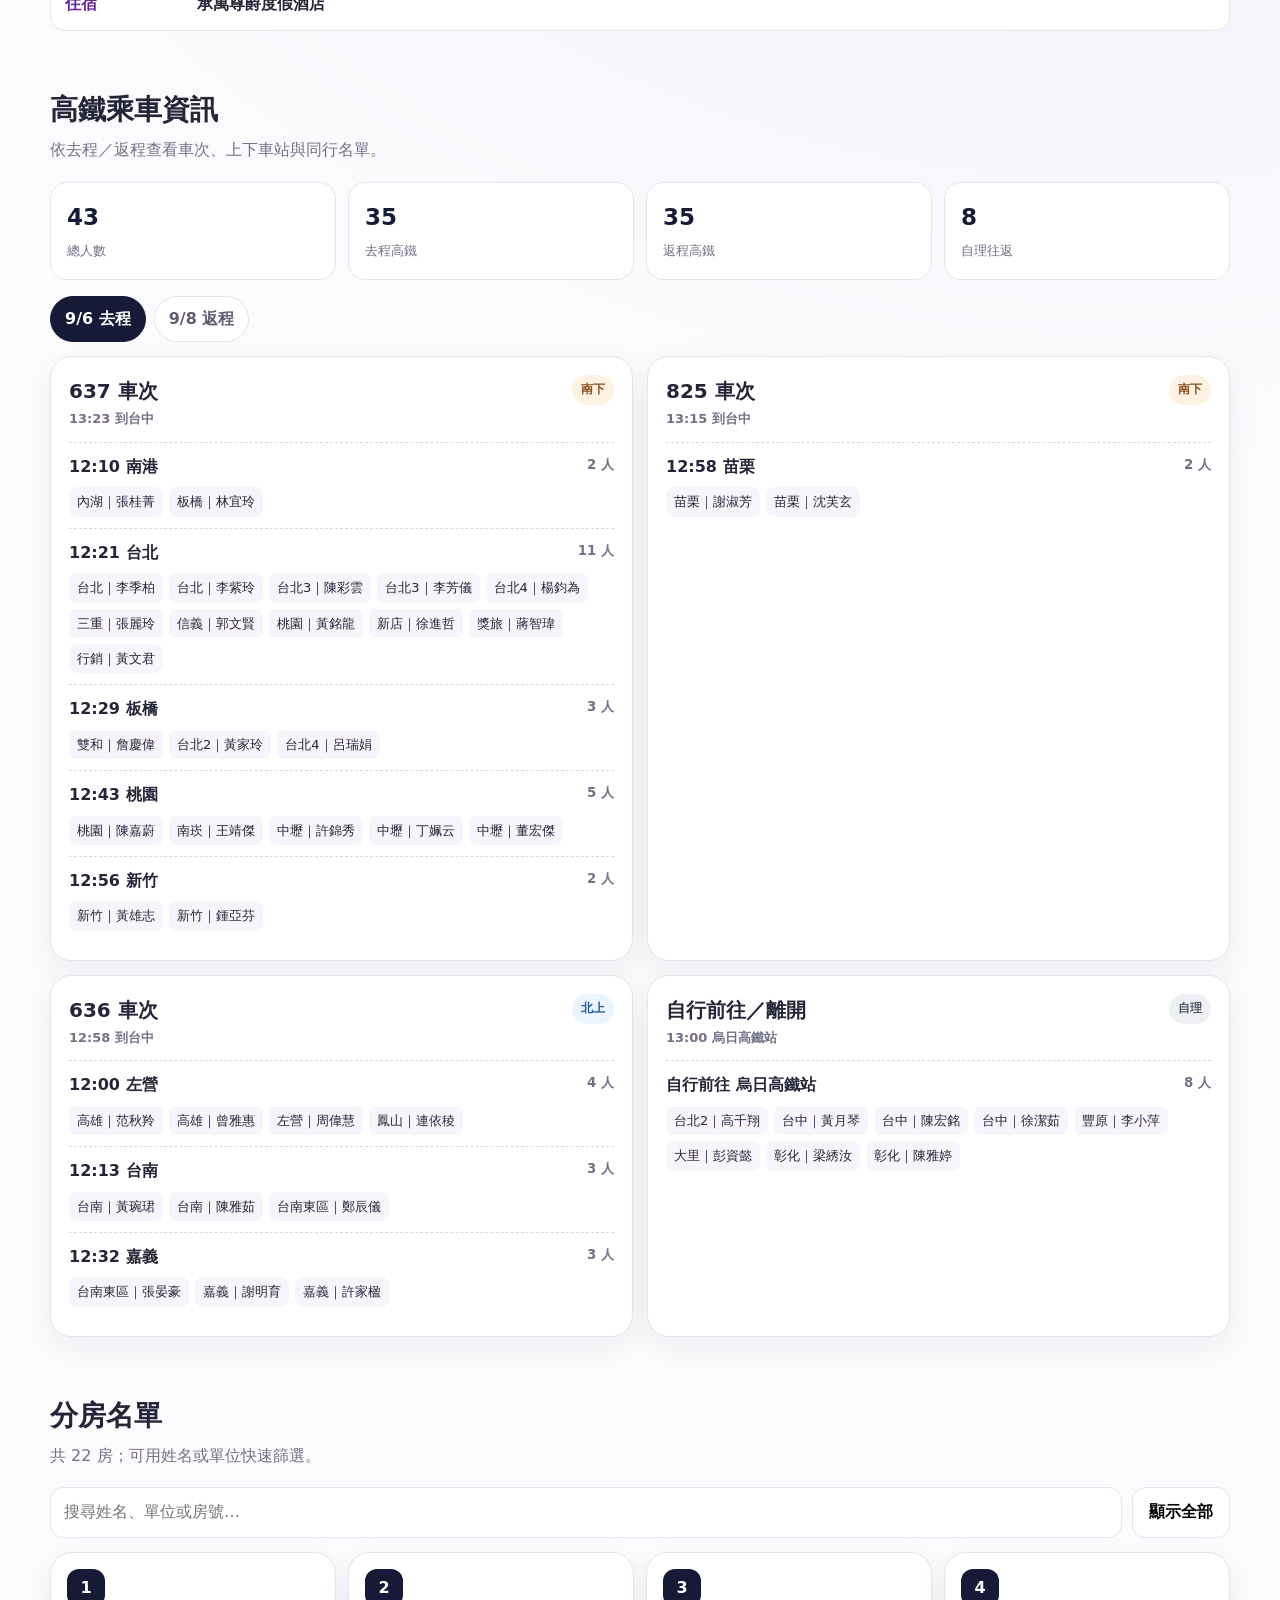
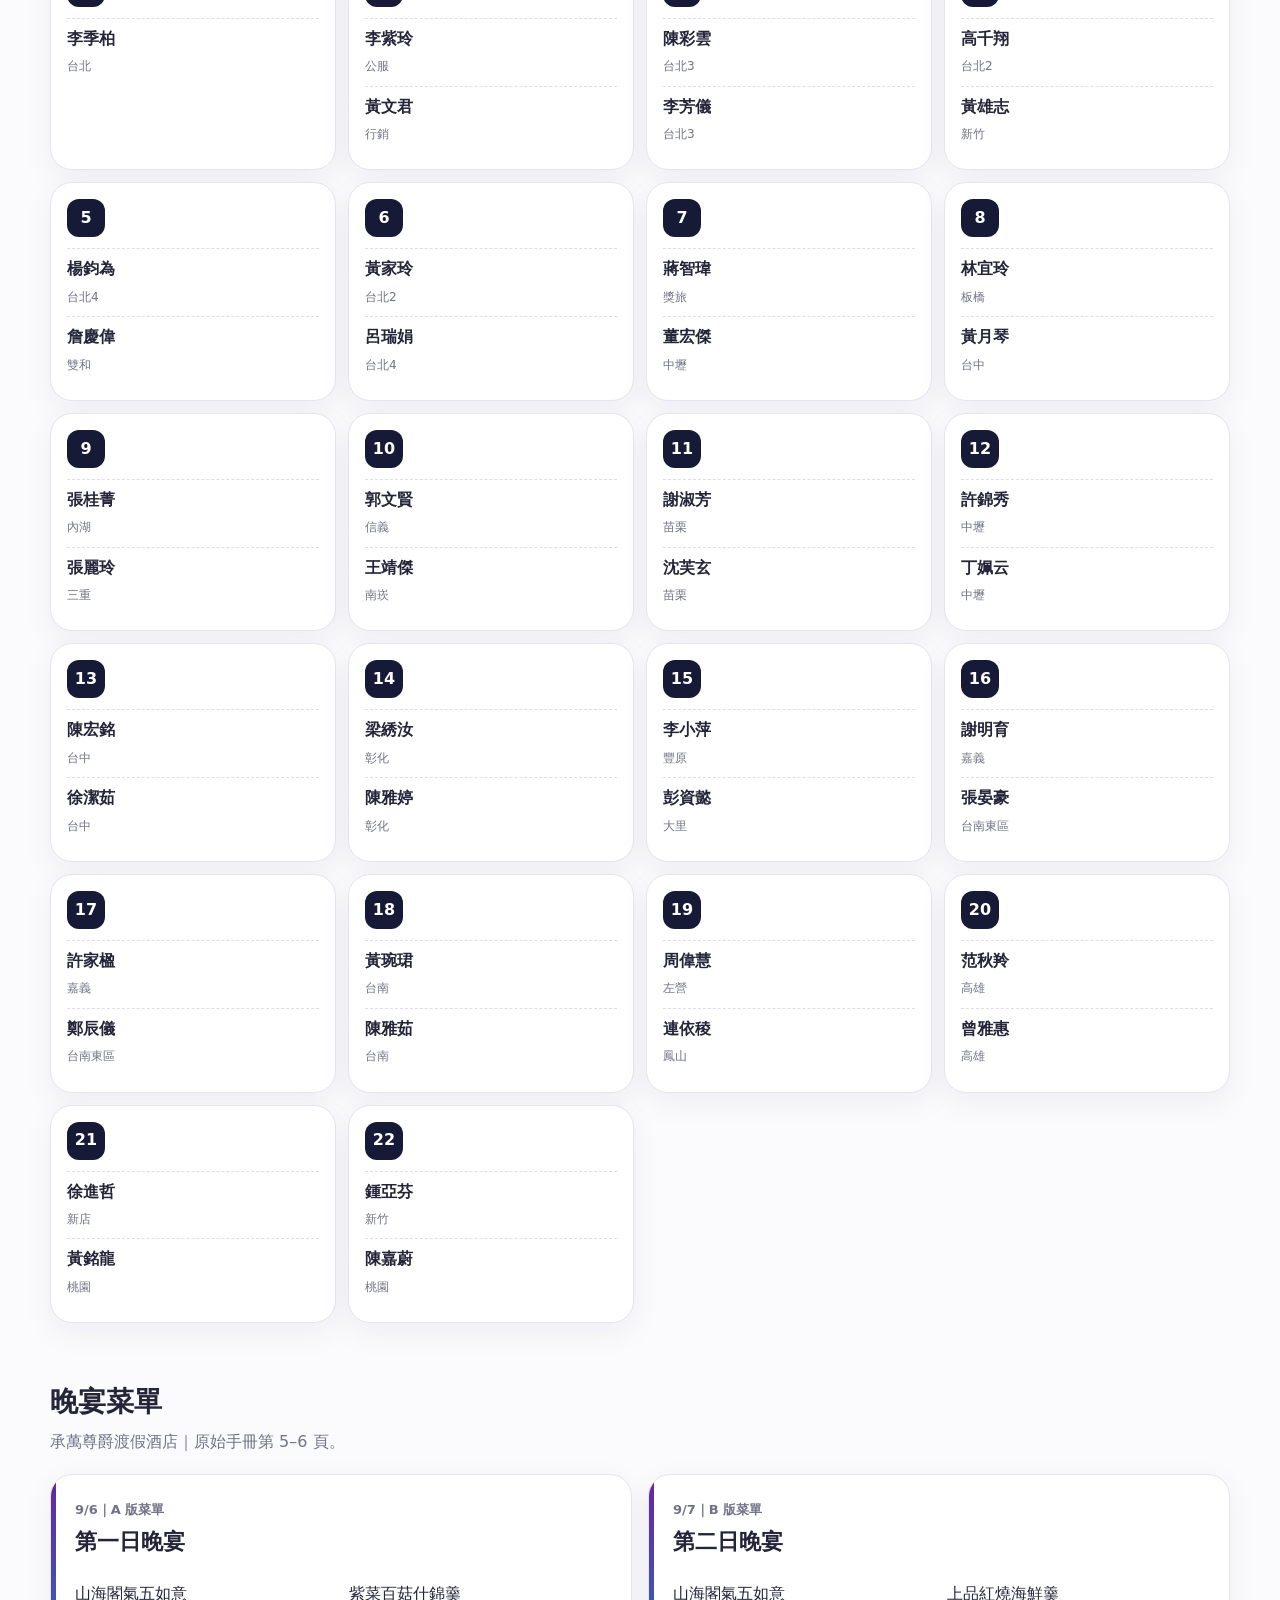
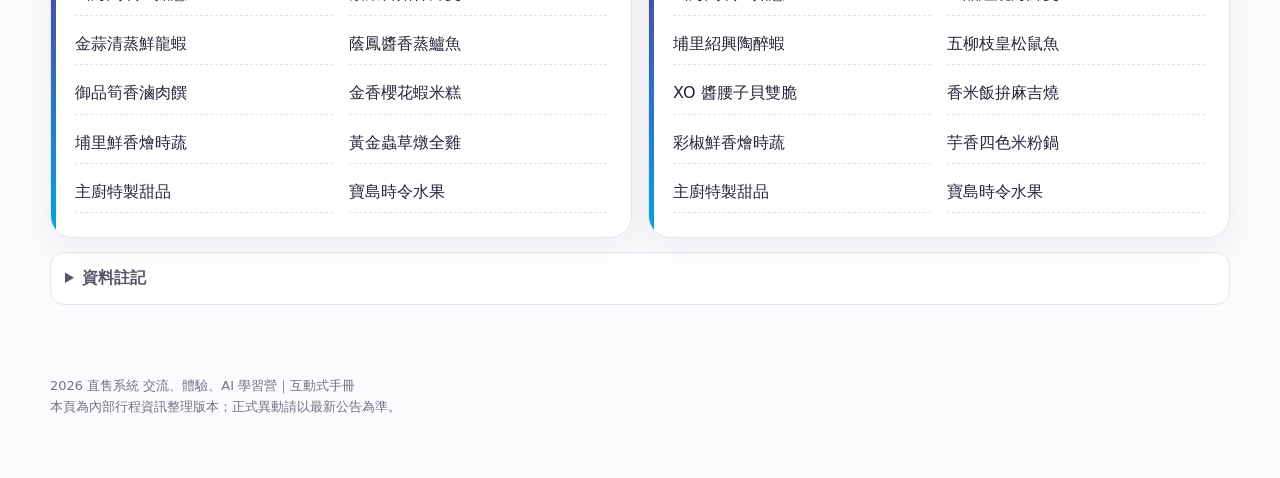
<file: ai-camp-2026/index.html>
<!doctype html><html lang="zh-Hant"><meta charset="utf-8"><meta name="viewport" content="width=device-width,initial-scale=1"><title>2026 直售系統 AI 學習營</title><body><p style="font-family:system-ui;padding:24px">頁面載入中…</p><script>(async()=>{const s='H4sICIGIhmoCAzIwMjZf55u05ZSu57O757WxX0FJ5a2457+S54efX+S6kuWLleW8j+aJi+WGii5odG1sAOxcW3PbRpZ+16/AUMUtc4uUAJAgQVLSrpM4O7O12UmN87B52gLJpog1CXBA0LLCSpVsx5Zk2SPF8WVkK1G8vowT3+SxnCiSbP+XGYKXJ/+FPd2NSwMEJTpR9mFrK2WbQHefPtfvnD6NytRvPvj9+598+vEJrmLWqjNjU/gfrqpos9ORzyqJ3yqaGcFvkVKCf2rIVLhiRTEayJyONM1yQo44rzWlhqYjp1U0V9cNM8IVdc1EGkybU0tmZbqETqtFlCAPcU7VVFNVqolGUamiaSFApKhXdQPGKqiGGEJVdbZCuDFVs4pmRF5Mc93b29a1p90Xe92Xz7n27r3Oy7N/Xzjbf3St/91N+HH8d5z1ZKf75mp3cfPtq4327lVr5bq1v9pZXrEuXpqapJTGphrmPP43Z+i62RrjuESi3jTqVZQbT2dEKavkmXdiblwuJAvFFH1ZnFe03DjPK5lS2Z6maqdy4yURv6JvNOX0fG5cyAhKMk3fmOiMmRsXJVFK2sRrTROVcuMZISPKGfqqqmrAAcqgJLJJN/QyLCtnylK54L0BjhAqy+UifTVrIAQsidlMSpLoK90AiwKtgiyVBZuFuYpqwqty2aFdUUr6XI7nBLl+hpN4+MuYLSjHkmJc5ONpMT4h8DE61VBKarORE8X6mfzY52P/2CroZxIN9TNVm80VdKOEjAS8+XwMO1OrUTT0ajVRQBXltKobuUYNlFz5fKygl+axrmuKMatqOR6TLoOtE2Wlplbnc5F/102dO6loDe6T9yPxyMdA/UMQgz59pAJZLDz3rxWkzf4WqZF4Y75holqiqcYTSh0slaAv4g2gkWggQyWSEu/KnVaMY9QMRKaCUjw1a+hNrZSDJ47DEoJ/zuJ/wfmOFVWjWEWcYnICH+X4aJzqho8L6UxcFJPxCT4bi3Mm6LlRVwxYwiX5aCx+CDFZjmKCNjWBT8aTmbggpYiuA+REh9x4uQD/EdfCHpKoIBwYOWEiLWFrKC0qoapVQGQTFN00TV2Lq1q9abawhr2hCRxcChAxWiQyczVVOyYIMhg/[base64]/X02QrDyfsNEoB2YBOCsgcw6CjexVAGOVWiMRxHGDXS9RQkUITaI4TddQnvj/HOVP5nmHagIUfwqzT42UxAzZUpDftl7ssCTk/[base64]/DV7JmIkKjVEt5lODbSFYCHGrtxyWJKxxnhNlogM8lCgqRskXjwaqgjCnUR7vVa6CtSpqqQQu6xcDB7grakqmDmSLhTOEHx8H3EnksTvZYRgX03Fs+mw6Fh/wh2wyxklyNB6ET1mMEXhjsiTjYbZiyAP1J1fanFI2aWw7oRmJ5F3xlQIgBDhR3o6cLM+EDnmgegDLBNCEBSdeZuHHVpnER/MGIZQQUhKOaOyPAiZEOETzqGDocy3GHZIBd4AQz1eRCfwnMJ5g3U8IKVTL6/jJnM9NZGRbVq4iMJSKVaVWP5bEMC2dnotjR4jl/clAkBy4xngAboJRFF6doTVYThZ5z20azYI/[base64]/[base64]/wRJSLoYXoRzGKFRKurYHI9I/DcbWADqoqcOj5zSWze2BFDULGwBSOFtBuFYZL40Hdj5eypSSS8uFGcvEixeIFtrqAM4jeNMmZjwJB2Pa5sl5sNlo2tcEgFgNWxf+F12V8zKNvoEazagZwMwCXWCcZf/FFCk2mok46xVgNDF5R662DPTO87nG0ksFK4QfqLZogAkA6mA5cHpwii1XYeDFbyJQyfhslUamMk23d0OHsgVoBg8n+tDRQAaVIQT0Op3A4msfHUbmcLRc9aXCyZVUl8hLRlb3bBMSJOX9oCRuEJvt1SMVMUguhYE/y9uIqyZZ7kCPewUCqHdX21ERTU83WsIKcqWkDYJgkRFStrI8MDBD/[base64]/PzTCrag35sg4NDM/1nQkJfIBgKsKDAoi07dwQwopkEaRhKobp+V7Sr+zRYknyYyBW5BjLLP7RYi2VDRznvUKTWWNW/Yto38OdAIGEgmeoEERiq3mauZs1XPgmGqYBmWgEBRqojhTzWMorRWh+83t9mhCvIaBadGshUhAGlJUZVNaBynapcsCxrs2G1TMUooMacBzXWQ6ud7jCsIpdZx0VpG0ViXFf2RZzPY4SBW2RUtXVjsyMHFx/[base64]/[base64]/fgeg3ag0Xk4pmkvHZCvleo+VkkKS/M8xc/YhSSNMq4yA1e8UuA5j8cw2VVOWYd5EByAhoj1Xnuwak/gkvvXsxx5q4T8XRTgeMMx3MOINUQwOFLArUzgdPZnLkO9XVZLH/HHPIerzs87EQJUlpV0mhV/70mh9DR5xe/[base64]/qnJu3v2aYm7Q/3sDPZn/EhgytW4dAzHaGOFJmBTaZK6mnntYsPHPlqhozDDMUZJ19yRLiKgcrTkXEgEuEUQ1US5BZmOmLd/sZa2up/e6776Jm9FlbjUtFHgHzSEpkBVmHEN23GWn3WeXiuc/NC/+wleIXPgiEf+7Gf9gEVMoulNjWp2D/wxxb21vDT40lxZKAZIDLTWX7dWfqye+uL3ovF3sNLLgV2LviCVlIiM70nW92HK6FTXHtHZvqP/txfexk6i5g1MmMtXewsvQmdgQEJNlrdsG489aSZBBmIySbBZo6JkTEzNjZVA7NxaolYFn8naTuwIzwOh+HWduzMjLkB5umMGbW/b4hQ23zwuz+ceP8T7uTxfztxkjv56clPTnzEvX/8o49tNu3lFWHmHb7YBNmEsJ2dTxZctgIO5sY95W2Cz07w6bf7S52b99/uL/9t4SsOv5HhTXv3MrzxO+FwYp3lN721x9bWpe7Sy87OHevsYv/CVWv35qjrU0mu/eqKtXq+t7TYW7gQ8H2fouocCeHpiJfCM/QOySnK3XvvLDB26VJ3e72z8bh35zJ4Jaix/dOfe3uXrLUr4DvwSL0Mb0u8qXN921pb6iyttXcW2nuvcMCtbVhbeCH+vbzS+W6zs3m/u7ECwRD4aPbvC+emJutDzWInJNY0HnKYcJj0vkmIBOPPevOov7A5PAqBFv2WMUjQ/WQhwulasaoWT+HPjjUA5AmST4/FcKDdtK5svd1ftZ78GSTnPv7gw6lJSu4gXhnSJqgef/f8n4Wqop2KcAaGO03X6wiHjy1MxTTrjdzk5Nzc3MSsrs9WERRctcmaUm9M0tQ8+U9KXZ0W/uGPTWTMT0dPpKNyNvreh9ETcjTLR4+/Hz0hRd/jo/Lx6IlMVJaj70l4znty9LiAh2QhKmeiJ7JRWYpmRTL5eDSbAay5sWJd37Q2tqyNG9ScLKr4vMsX//Z3FhGCHN7jDLPE/emCjg0tGHUCKGM/UnKOZd8BdNhS0Ic7M1MVcZiLwMhUfaa3v2NduG/95Svw+7f7l8G5O4/vgBNbf9qjUdF7c43+wMGwvgnxYD29Z62u2D4dJnGAcXz+ZoQKjjNnCTYCGN0Piut+xxBh58AsklC5sm7gvFVDJ8lMcGQin2NhMimwcJA8LpwD5GEeaR8SOzH0OdwJchZGOCg1iqiiV0Gs6Uj79Yr14Nzb/Vv9vfOdG4vW2u0I+RQYPLxeRSYs08vlwX0GgjbioNuhh1LbK6vAjSN/Z+dCf/3eYOwOuPlQbdi1ccQV/SPFLFZQw+fzQwiy5OgdL1hka7Wzuta/eBVrhmR87FkUcl8sdm6st19/bf1p0/rLCoVQ68ul7urrt/u3eyv3O0/uArRSoLZeX+7uXu5sLHevbwHkggv3Hq209+53NhY6N7asC4+tLy91z+12dm8Qh/VxFnxk2HTu/ck3BlRo+1XEFzKwPWzZX1jv3b3T2TgPSaK7drH96luIM2thpb27S7OLdeVOcPujgAqnsDoyqGjvLEPCd+o0ihBgCHjX2di0lhY7q7dBXAoo3f/e7X1/pX/7IqRFjBPf/5XiRPfaw/69NZw3CXJ01s/1b3w1Mlo4Zy2PN38kwBhHb4gjXEkxlQQsgFVCZCY76dUrQU8fJOJbLeLVGVzb7Cy8++okXs1WRuxqW8xQOcnRxpUGGxTLEQKRzjk+Eu6s7DEf4jFsBP+AoFv7ovto/e2rb4Rkjucpa1POXyFrTOzuYH8aoN3VJ5AbOmtPoEp6+2qjt/g9dm5ibY/UABXcvYvMpJNpDpbBek4Qc5LMwXnHWt1q7zwBSrIouYPJnCD5BtPJDDMoJr1Be1Pm71+mHaIUqHTh3yR/gES2XigTtmoerdNAOEJuUjY3ks9UQ7n5cdu6+8haBkRaYGvu/t1npNo+MrYkl61RlNS59LJ/9hplAurI9v6XAJFHyE3a5kYeSUntnb3u0zudb3esN+fpMeoIWZFBIcCKyI+mmPVbEDcUHI+OifarVevpmxF2ZzzE2n3AnMoGOBmE7OFYZoOY+KuCGMAXnx1Jx+3dRwBPnZvfeQh1FIbmbZ8TR/K53o+buO+C3Q2q6tWVI2REtBlJjYYQV5Z+BY9zYWq0CIQKr/vyC+vZg/arDXxyXtzt37nc2b/W/XH7/0PxVwjF5P/1UCSGFoTRQvH1A6jO+wsLpHt4ZEwI74QHbKLunl+FetUtIY4YGsA6tOD7JYXeoZWdLIpMZQdlHq2Luuv7tExMJ5PMeEr2jQ8t4Y7idMT0lI/sgEQVRDuF/kYKOa/ingmUOfbJh3QDqey4vbhzqb2DH8Ei+Ky7dhnKZ6fbOOLpyHc/Fhra9INGcA76ReRMKolvNshPelPQ3XkFx9LO9R27lTq0yxWklJQClKi4Trv+FxKjKvt5xOQgrcXvIc4hvoDoIK0hqvVf7Y18/HSXTUf0plnAbRlyFOWodkY+SjJ0DGQ2DY0cKjmqltAj5XABBs+VHmujLaarHEZ+dgTa9zVH18kk/SEaM07cWReecwBB8P7t/m1r9RmkGbvbt3QDpuHLA9quePZd/+zOyJHmuwL2OPHaf3jCCO0/2nOkHOGCh3AErNFu6t8WHgzztCEtv0M/yfE0/wfUQPg+7c6z7r1d68LD/vmHIzmSd3nKWPFfSHv2Z3sCvZc7MkeAks16uu1c81FHGHbTBDmIbSR2Hz/mJEjXaa7/7dmR3cH9xoW5CjVMFf8vKdg2t/vB2ZDKyv2cjbarXm0c57rLS44c/rxfSc4Ar7ghf/M+lRckTTITmlUfWfwZhq+PPFVVZ6znzzsvf+zfuNvZutvevWY9ONf5YnVqEkYCE7vbj4CN7vrr3upie2+hf/lB9/VPYRP7i1/2rm50di70ru70nz7tv77S+/pB2MTetSf9Fy/6Fx/3H6zjuc93+k9uhU20Xt+xvjrbfXIFJnb2fuydW+7fvzxkazzl0V7v0nPYtPv8RffF9VCKm9f6i5cxdw/Wu4vbUNr3rj0Opbh3Hsuz+dfeleXu4jIOktvfhE1s7+xZe7e6yz/17r7qXtsAfkP3ffaD9eIH2K69d6+ztd35ZsM/a2qyWfUqHNuBjs6hMuBQ7x3qULuX/1ccCsodbNXtC93Fq3jF06dDHIoaq7v9U29pqb/+Q//i8hCHgu06my8633zdvbXY+fp1f//bIQ71H7/nwO16F7asJ2v/097VNrVxJOHv/Ap5z5VI5bUMksFYZOW687nuXJWkrhKu7gNFFQIWozshYUm2k8KqwhgS8yIDPtuAASd+SYDEJgH8BtjwXy7sSvqUv3Dd07O7M6tdAT4nuao7l8uWdmd6enq6n+7d6WmV1xcr83Pl4S88lx/UY22j8ugHc/xeZWvbmAIluOXJ45sV8/GtAyhUeWwcmhjz8+XRddTP9dFKcfw3USjfJ0RK8xQwlS6IW/[base64]/[base64]/[base64]/PBUHnyGudjtPJlkS5XtmYYaZFGQ71IZG/3QWlnBUe8/hT0obzxkBgpzhjPrsHl0s3xyuLdqsk0SIpZHp8xv0bFLD9ZNF9Og0aQrlmXzfUb5bG50s1hFxFJYR35La9h/Ls0KIt179U1Y+n53pabE7fGcgGCwq5OVsZmZbkaO1Pmm9vliU0XEVlh34A6oGDNh9dKL0bNtUUiYl0G2pX5EWPlpYuIpLDltSnwD9xYf5wsTxWJyOMlCLeQkzdP0cF/uesiIivs7CitDgp29mZ5yNHX4oy5uAYOkq//3GR57TsXqVPepMB3rb4wv9n0IlUZflre+bHKnhua3WZUnCEtLU09KU1uCaRs+VQLWdbel98C4jOTWwarNUeWyJ43NiDGRSKDj8C5l5YXXBgnaS++sJofxklNXC8tjZd27hER67I5vwOcmNe/dhGRtBd9w9YMKUdlcN34JwnZfHDdWLjF4WlsFp60XEQiLiIczIo7e1v3y2NPXERAH2dHy7fvIZG69pY6DvnWq6E/ZTOX+m3sZ0eCY0pT9JSidiez5I5jaJUQISlqIptNXk6kYoprS15R8UBqLtbGXOYAviqGNhEwebyTsImYr35Q1H2BxAujSAAi7UiDSJt7qNo+S5UvC97pUA5H9fcKXhio+oKd10qrvnrhA//+jlWS1mlBWpaABX328GbqW/[base64]/oG2V1SpHipWUg8Vz6iHDKGYIAWfSBsfnh6xORLxtJNuvT+RhV5cBeRtUF+LPvnuLFrWQljkU+8O0ty0G5r/q/E8Gos2/OpeDgY9/f9A5KCBSDTW+A5DQg9vFvV0ubKVupIRvK006nIk1Xh+GMiu0pnIAZyUn6/4hTxYNHay8bdy4odxacJiunwSea7K/MPK3fEars1p8L/g2noupWl/NpFKfZzo03NBdradfB29+Qv3pBL5jxL9wawWz4Zp8uE++N6vxfvbGtqpKAf5SDwDgs7RoSaOkdXxUA950CAdAjvfrQYusAsq2zAP8bIiQIufEuvOdF3q09P5MHw5l9Lx4x8+P99t92cFpekLVaf/c+tHH2od3nkMtFl7dICGZLO4oMUHmBbQqKwe1FnW70LY1i9N0yynfkZhpaiUmPs2ockZhZWeUmIK1pRSWgTSuCOnUVqAxrIvlMCZwIUwD8ICMfhsay/148vQ4bkL6BQI807ns6uEuQ9QVbdKZ5hQqOYXMset6YwU7v38epIbR4w3PabwLC6lIKSE8fyE/UvNuWqzIA8oo4J3ypt08hlXKXB0wFmtAs3AXpJCjUOh2JDZP1OAnBaXtCVHh349N7SswloKTyo6OpBj9RQKAfzEIcMamp+4xjvcalJ6+kK+txDY29pyTlr7HzeyK3IpIhFueh2SQOy22LS/rb698PObBfzU0G6x0xEK/[base64]/[base64]/4b8GJLtKXUilcA8fIYRnOp3syTOKCcWdtC+RSssSWy/TpVhhiiY3JDWR2JBuSB3LcsJaV5O4i4LTEUfsSeT0ndmAgwLsc4V2kcKjFmSG9kufgwFapT8dlsgkXpPnnejNX/kIHSqtEkNRk6ThcwlJobm31QV+bml7dxQ+DbW0lxvzx0zoK6yxAEq35CIzN/geSXI2tWt3MxD9mv1QmH61tkZohLp61frvMHN3Ze1XEN46rE+adZ2TTdMDX/O4hmLuVVTmkiBDbwlWP5oJL0QpU8TUOYHZavxL4VM8H27LJMN5C8dEH6Mw+tNtADkEQzdB/Eop4WwhJ66yEq6MDKPGCk2jlcciYVQxX4jw1lGWZ/Pz63tEBi/WCT06iXVTJMyi0KnYz0LYOo3TGKe8U8T7JnUBnNm5/Y5rKY5czHXTQn/Ei3Sfx/DR4DdC9Ax4QgfGtLSCsFHxTtiVupPRoGBzXwDMexQ8x+64QgrKIh93gERl+tmMyNiO8IoSY+/MkJFujQPRaPNl33TyxG5wn/CzzhFcOwRMdKaVj8sgVyk0+pApUaxxDFZJrWFzna89CKYNQGCD+ks7Abt8+Vg2AkKD7CrOJVKaLTTzcm8j1UsEATTmmp7vAqfz1k/NnM339mTTWf7QRzh6I1fj4VE+BB8tkf59KBRWmejAIuNpzia5e8gtMYB8mc/lwVu/LXNaDil0/Twm5kL12JHhcOcbV28Iz9pn1FIaBgEQaA/GcPwtT5rd2IPm28D59JDvtYAJuqaMxkItzl6ENsoQ1VIIKS0lX1GCIolUrSObt2WryUNlC64uhAT66vG4cPx3w7EHHwlTBjonTWjwtRq6hcC6V7NKx/F6EDVBNmVFhfjONYaWc4WT/6AQ/B0GaArDJnvLwAYvnKlVFjuyZiEeL/vEg+QjruUhksFrP2mwO2gVt69TinR5iZ6lXJHbRmXeGkUgODJ1CFEvoJARCVoCUhsB775F4IUiA7xdDUkiATwSFWov+D/1zVnFG1WnVYQQ9DBcRrc5hxUklJD66+KqD/bT0WaIrb680REq4zowvsRXGfMlEyt1O0gdqj/wgyatXeR95fq575LJxwr7WIJYzCYWtzDdL6cXZoSZ7qrcT3xwksumvEbP0y4HKWxcEYTz1wqJmsp8DjLGDI5+Cx4CYEOJYVVFUG0f7E/leFPsx+wrN+RfBTohV62rQbLOKX0hmkk/TWsCHqvWpyaInOR8++aEmS81qTdw5CntYqjgDF+5bLVr8NAf7WJYPI4d8CVSrup9E7HeZ71LMnkT/c2G7z4/92iK3xz+M4L2CARtifB0tIK74KgHQlN5IM/AJ7UefDmW5EOxgHNnoJr/JQGMNWg+WQeFBstYbMKdmmRAqpTNXNHxA+iMikHCd/cKEc0fBrOrj9aeP1ze11mMxBPh7rB7P/4vEdIwcqrs0t0aiscbT8FfsAu4CBv+ADSQ5LjClnAZRUG+4S0+mgkHW4ji0DZ1objpZj3+4BukpCZQ7yi8XK/MPzWfbxvgdLPO2NF56NgxROVIsBIzHK/SqU0/[base64]/DRWTzVNtfQAA';const bytes=Uint8Array.from(atob(s),c=>c.charCodeAt(0));const ds=new DecompressionStream('gzip');const txt=await new Response(new Blob([bytes]).stream().pipeThrough(ds)).text();document.open();document.write(txt);document.close()})().catch(e=>document.body.innerHTML='<p style="font-family:system-ui;padding:24px">頁面載入失敗，請使用最新版 Chrome、Edge 或 Safari 開啟。</p>')</script></body></html>
</file>
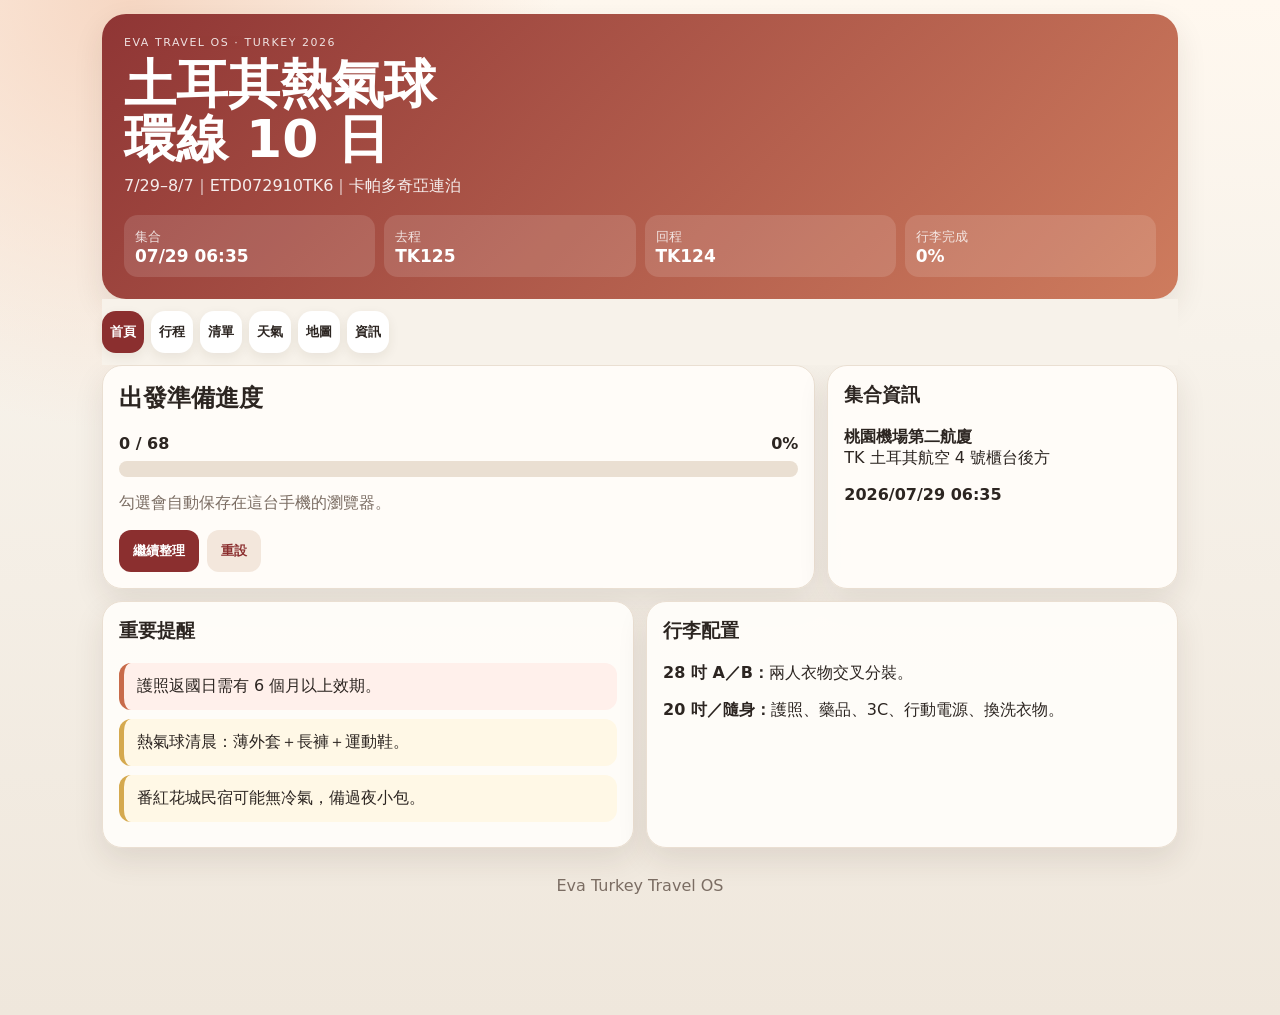
<file: turkey/index.html>
<!doctype html>
<html lang="zh-Hant">
<head>
<meta charset="utf-8" />
<meta name="viewport" content="width=device-width, initial-scale=1, viewport-fit=cover" />
<meta name="theme-color" content="#8b2f2f" />
<title>Eva 土耳其旅行 OS｜2026</title>
<style>
:root{--bg:#f7f2ea;--card:#fffdf9;--ink:#2c2521;--muted:#7b6d63;--brand:#8b2f2f;--brand2:#c86b4a;--gold:#d5a94e;--line:#eadfd2;--shadow:0 12px 30px rgba(58,38,27,.10)}
*{box-sizing:border-box}body{margin:0;font-family:system-ui,-apple-system,"Noto Sans TC","PingFang TC",sans-serif;background:radial-gradient(circle at 10% 0%,#f6d7c3 0,transparent 28%),linear-gradient(180deg,#fff8ef 0,#f7f2ea 34%,#efe7dc 100%);color:var(--ink)}
.app{max-width:1100px;margin:auto;padding:14px 12px 92px}.hero{position:relative;overflow:hidden;border-radius:24px;padding:22px;background:linear-gradient(135deg,rgba(139,47,47,.96),rgba(200,107,74,.88));color:white;box-shadow:var(--shadow)}
.kicker{letter-spacing:.14em;font-size:11px;opacity:.85}.hero h1{font-size:clamp(28px,9vw,52px);line-height:1.05;margin:8px 0 10px}.hero p{margin:0;opacity:.9}.hero-grid{display:grid;grid-template-columns:repeat(2,1fr);gap:9px;margin-top:18px}.stat{background:rgba(255,255,255,.13);padding:11px;border-radius:14px}.stat b{display:block;font-size:17px}.stat small{opacity:.8}
nav{display:grid;grid-template-columns:repeat(3,1fr);gap:7px;padding:12px 0;position:sticky;top:0;z-index:10;background:#f7f2ea}nav button{border:0;background:#fff;padding:12px 8px;border-radius:14px;color:var(--ink);font-weight:800;box-shadow:0 4px 12px rgba(70,45,30,.08)}nav button.active{background:var(--brand);color:#fff}
.section{display:none}.section.active{display:block}.grid{display:grid;grid-template-columns:repeat(12,1fr);gap:12px}.card{grid-column:span 12;background:rgba(255,253,249,.96);border:1px solid var(--line);border-radius:20px;padding:16px;box-shadow:var(--shadow)}.card h2,.card h3{margin-top:0}
@media(min-width:760px){.hero-grid{grid-template-columns:repeat(4,1fr)}nav{display:flex}.half{grid-column:span 6}.third{grid-column:span 4}.twoThird{grid-column:span 8}}
.progress-wrap{background:#eadfd2;border-radius:999px;height:16px;overflow:hidden}.progress-bar{height:100%;width:0;background:linear-gradient(90deg,var(--brand2),var(--gold));transition:.35s}.progress-text{display:flex;justify-content:space-between;margin:9px 0 8px;font-weight:800}.list{display:grid;gap:9px}.item{display:flex;gap:12px;align-items:center;padding:14px;border:1px solid var(--line);border-radius:15px;background:white;min-height:52px}.item.done{opacity:.55;text-decoration:line-through}.item input{width:24px;height:24px;accent-color:var(--brand);flex:0 0 auto}.group-title{display:flex;justify-content:space-between;align-items:center;margin:20px 0 8px}.day{display:grid;grid-template-columns:54px 1fr;gap:11px;padding:15px 0;border-bottom:1px dashed var(--line)}.dayno{width:52px;height:52px;border-radius:16px;background:#f2e3d8;display:grid;place-items:center;font-weight:900;color:var(--brand)}.badges{display:flex;flex-wrap:wrap;gap:6px;margin-top:8px}.badge{font-size:12px;border-radius:999px;background:#f4ebe2;padding:5px 9px;color:#6d4b3d}.weather{display:grid;grid-template-columns:1fr;gap:10px}.weather-card{padding:14px;border-radius:16px;background:linear-gradient(180deg,#fff,#f4ebe2);border:1px solid var(--line)}.temp{font-size:26px;font-weight:900}.muted{color:var(--muted)}.notice{border-left:5px solid var(--gold);background:#fff8e6;padding:13px;border-radius:12px;margin:9px 0}.danger{border-left-color:var(--brand2);background:#fff0eb}.btn{border:0;border-radius:12px;padding:12px 14px;font-weight:800}.btn.primary{background:var(--brand);color:#fff}.btn.ghost{background:#f3e7dc;color:var(--brand)}.toolbar{display:flex;gap:8px;flex-wrap:wrap}.map-list a,.hotel a{color:var(--brand);text-decoration:none;font-weight:800}footer{padding:28px 8px;text-align:center;color:var(--muted)}
</style>
</head>
<body><div class="app">
<header class="hero"><div class="kicker">EVA TRAVEL OS · TURKEY 2026</div><h1>土耳其熱氣球<br>環線 10 日</h1><p>7/29–8/7｜ETD072910TK6｜卡帕多奇亞連泊</p><div class="hero-grid"><div class="stat"><small>集合</small><b>07/29 06:35</b></div><div class="stat"><small>去程</small><b>TK125</b></div><div class="stat"><small>回程</small><b>TK124</b></div><div class="stat"><small>行李完成</small><b id="heroPct">0%</b></div></div></header>
<nav><button class="active" data-tab="home">首頁</button><button data-tab="itinerary">行程</button><button data-tab="packing">清單</button><button data-tab="weather">天氣</button><button data-tab="map">地圖</button><button data-tab="info">資訊</button></nav>
<section id="home" class="section active"><div class="grid"><div class="card twoThird"><h2>出發準備進度</h2><div class="progress-text"><span id="progressLabel">0 / 0</span><span id="progressPct">0%</span></div><div class="progress-wrap"><div class="progress-bar" id="progressBar"></div></div><p class="muted">勾選會自動保存在這台手機的瀏覽器。</p><div class="toolbar"><button class="btn primary" onclick="openTab('packing')">繼續整理</button><button class="btn ghost" onclick="resetChecks()">重設</button></div></div><div class="card third"><h3>集合資訊</h3><p><b>桃園機場第二航廈</b><br>TK 土耳其航空 4 號櫃台後方</p><p><b>2026/07/29 06:35</b></p></div><div class="card half"><h3>重要提醒</h3><div class="notice danger">護照返國日需有 6 個月以上效期。</div><div class="notice">熱氣球清晨：薄外套＋長褲＋運動鞋。</div><div class="notice">番紅花城民宿可能無冷氣，備過夜小包。</div></div><div class="card half"><h3>行李配置</h3><p><b>28 吋 A／B：</b>兩人衣物交叉分裝。</p><p><b>20 吋／隨身：</b>護照、藥品、3C、行動電源、換洗衣物。</p></div></div></section>
<section id="itinerary" class="section"><div class="card"><h2>每日行程</h2><div id="days"></div></div></section>
<section id="packing" class="section"><div class="grid"><div class="card"><h2>行前清單</h2><div class="progress-text"><span id="progressLabel2">0 / 0</span><span id="progressPct2">0%</span></div><div class="progress-wrap"><div class="progress-bar" id="progressBar2"></div></div></div><div id="packingGroups" class="card"></div></div></section>
<section id="weather" class="section"><div class="card"><h2>旅遊期間天氣</h2><p class="muted">目前顯示夏季常態；出發前 3–5 天再更新為較可靠預報。</p><div id="weatherGrid" class="weather"></div></div></section>
<section id="map" class="section"><div class="grid"><div class="card twoThird map-list"><h2>環線地圖</h2><div id="mapLinks"></div></div><div class="card third hotel"><h2>飯店</h2><div id="hotels"></div></div></div></section>
<section id="info" class="section"><div class="grid"><div class="card half"><h2>航班</h2><p><b>TK125</b><br>07/29 09:35 桃園 → 17:10 伊斯坦堡</p><p><b>TK124</b><br>08/06 15:50 伊斯坦堡 → 08/07 08:05 桃園</p><p>托運每人總重 30 kg；手提 1 件 8 kg，以最終公告為準。</p></div><div class="card half"><h2>聯絡</h2><p><b>領隊 吳庭軒</b><br><a href="tel:0925838777">0925‑838‑777</a></p><p><b>機場服務</b><br><a href="tel:0928505622">0928‑505‑622</a></p><p><b>Mr. Tugberk</b><br><a href="tel:+905389558892">+90 538 955 8892</a></p></div><div class="card"><h2>注意事項</h2><div class="notice danger"><b>棉堡：</b>需脫鞋且濕滑，備鞋袋與小毛巾。</div><div class="notice danger"><b>艾菲索斯：</b>曝曬強、步行多。</div><div class="notice"><b>清真寺：</b>女性需頭巾，男女遮肩遮膝。</div><div class="notice"><b>小費：</b>每人全程 120 美元。</div></div></div></section>
<footer>Eva Turkey Travel OS</footer></div>
<script>
const itinerary=[["D1｜07/29","桃園 → 伊斯坦堡","TK125 09:35 出發，17:10 抵達","飛行日","Istanbul Gonen Hotel"],["D2｜07/30","伊斯坦堡 → 番紅花城","聖索菲亞、藍色清真寺、426 公里前往番紅花城","清真寺穿著","Ebrulu Konak"],["D3｜07/31","番紅花城 → 安卡拉 → 鹽湖 → 卡帕多奇亞","希德爾立克山丘、凱莫爾陵寢、鹽湖","長車程","Ramada by Wyndham Cappadocia"],["D4｜08/01","卡帕多奇亞","熱氣球、奇岩怪石、岩城、三姊妹岩、地毯工廠","清晨薄外套","Ramada by Wyndham Cappadocia"],["D5｜08/02","卡帕多奇亞 → 孔亞","古驛站、錫萊村、梅夫拉納博物館","宗教文化","Grand Hotel Konya"],["D6｜08/03","孔亞 → 棉堡","棉堡、希拉波里斯古城","脫鞋濕滑","Richmond Pamukkale Thermal Resort"],["D7｜08/04","棉堡 → 艾菲索斯 → 庫薩達西","艾菲索斯古城、皮衣工廠","曝曬步行","Qlusive Hotel"],["D8｜08/05","庫薩達西 → 伊茲密爾 → 布爾薩","鐘樓、百年電梯、布爾薩大清真寺","長車程","Hotel Baia Bursa"],["D9｜08/06","布爾薩 → 伊斯坦堡 → 桃園","博斯普魯斯海峽包船、TK124 15:50","返程日","夜宿機上"],["D10｜08/07","桃園","08:05 抵達","返家","—"]];
const packing={"證件與金錢":["護照正本","護照影本 2 份","電子簽證／入境資料","旅遊保險資料","信用卡至少 2 張，分開保管","美金或歐元現金","少量土耳其里拉","領隊與緊急聯絡資料"],"衣物與鞋":["透氣短袖（每人 5 件）","薄長袖／防曬襯衫（每人 1 件）","薄防風外套（每人 1 件）","輕薄長褲（每人 3 件）","九分褲／可捲高褲（每人 1 件）","睡衣（每人 2 套）","好走防滑運動鞋","輕便涼鞋／拖鞋","女性清真寺薄圍巾"],"防曬與防熱":["SPF50 防曬乳","太陽眼鏡","可固定遮陽帽","UV 外套／防曬襯衫","折疊傘","涼感毛巾","手持風扇","電解質粉／發泡錠","水瓶"],"藥品":["個人處方藥","腸胃藥","止瀉藥","胃藥","止痛退燒藥","暈車藥","過敏藥","感冒藥","OK 繃","水泡貼","消毒棉片","肌肉痠痛貼布","人工淚液"],"盥洗住宿":["牙刷牙膏","洗面乳與保養品","洗髮／潤髮用品","拖鞋","快乾小毛巾","小包洗衣精","曬衣繩／摺疊衣架","衛生紙／濕紙巾","夾鏈袋與鞋袋","番紅花城過夜小包"],"3C 電器":["手機","充電線至少 2 條","行動電源（隨身）","歐規雙圓孔轉接頭","多孔 USB 充電器","耳機","eSIM／網卡","AirTag／行李定位器","小型行李秤"],"出發前確認":["確認護照效期","完成 eSIM 安裝","信用卡開啟海外交易","下載離線地圖","重要文件存入手機","行動電源充滿","兩箱交叉分裝衣物","隨身行李放一套換洗衣物","確認集合時間與航廈","確認熱氣球集合通知"]};
const places=[["伊斯坦堡","41.0082,28.9784"],["番紅花城","41.2508,32.6942"],["安卡拉","39.9334,32.8597"],["鹽湖","38.7410,33.4000"],["卡帕多奇亞","38.6431,34.8289"],["孔亞","37.8746,32.4932"],["棉堡","37.9137,29.1187"],["艾菲索斯","37.9390,27.3410"],["庫薩達西","37.8597,27.2572"],["伊茲密爾","38.4237,27.1428"],["布爾薩","40.1950,29.0600"]];
const hotels=[["Istanbul Gonen Hotel","+90-212-4546666"],["Ebrulu Konak","+90-370-7120714"],["Ramada by Wyndham Cappadocia","+90-384-3433470"],["Grand Hotel Konya","+90-332-2215000"],["Richmond Pamukkale Thermal Resort","+90-258-2714294"],["Qlusive Hotel","+90-256-6111555"],["Hotel Baia Bursa","+90-850-8502242"]];
function openTab(id){document.querySelectorAll('.section').forEach(x=>x.classList.remove('active'));document.querySelectorAll('nav button').forEach(x=>x.classList.remove('active'));document.getElementById(id).classList.add('active');document.querySelector(`nav button[data-tab="${id}"]`).classList.add('active');window.scrollTo({top:150,behavior:'smooth'})}document.querySelectorAll('nav button').forEach(b=>b.onclick=()=>openTab(b.dataset.tab));
document.getElementById('days').innerHTML=itinerary.map(d=>`<div class="day"><div class="dayno">${d[0].split('｜')[0]}</div><div><h3>${d[0]}｜${d[1]}</h3><div>${d[2]}</div><div class="badges"><span class="badge">${d[3]}</span><span class="badge">🏨 ${d[4]}</span></div></div></div>`).join('');let idx=0;document.getElementById('packingGroups').innerHTML=Object.entries(packing).map(([g,items])=>`<div class="group-title"><h3>${g}</h3><span class="muted">${items.length} 項</span></div><div class="list">${items.map(t=>{const id='p'+idx++;return `<label class="item"><input type="checkbox" id="${id}"><span>${t}</span></label>`}).join('')}</div>`).join('');
function loadChecks(){document.querySelectorAll('#packing input').forEach(cb=>{cb.checked=localStorage.getItem('eva_'+cb.id)==='1';cb.closest('.item').classList.toggle('done',cb.checked);cb.onchange=()=>{localStorage.setItem('eva_'+cb.id,cb.checked?'1':'0');cb.closest('.item').classList.toggle('done',cb.checked);updateProgress()}});updateProgress()}function updateProgress(){const all=[...document.querySelectorAll('#packing input')],done=all.filter(x=>x.checked).length,pct=Math.round(done/all.length*100)||0;['progressBar','progressBar2'].forEach(id=>document.getElementById(id).style.width=pct+'%');['progressPct','progressPct2','heroPct'].forEach(id=>document.getElementById(id).textContent=pct+'%');document.getElementById('progressLabel').textContent=`${done} / ${all.length}`;document.getElementById('progressLabel2').textContent=`${done} / ${all.length}`}function resetChecks(){if(!confirm('確定清除所有進度？'))return;document.querySelectorAll('#packing input').forEach(cb=>{cb.checked=false;localStorage.removeItem('eva_'+cb.id);cb.closest('.item').classList.remove('done')});updateProgress()}loadChecks();
document.getElementById('mapLinks').innerHTML=places.map((p,i)=>`<p><b>${i+1}. ${p[0]}</b><br><a target="_blank" href="https://www.google.com/maps/search/?api=1&query=${p[1]}">Google Maps 開啟 ↗</a></p>`).join('');document.getElementById('hotels').innerHTML=hotels.map(h=>`<p><a target="_blank" href="https://www.google.com/maps/search/?api=1&query=${encodeURIComponent(h[0])}">${h[0]}</a><br><a href="tel:${h[1]}">${h[1]}</a></p>`).join('');
const wx=[['07/29','伊斯坦堡','22–30°C','濕熱、日照強'],['07/30','番紅花城','18–31°C','民宿可能無冷氣'],['07/31','卡帕多奇亞','14–30°C','早晚溫差大'],['08/01','卡帕多奇亞','14–30°C','熱氣球清晨有風'],['08/02','孔亞','17–32°C','乾熱'],['08/03','棉堡','23–37°C','酷熱曝曬'],['08/04','艾菲索斯','23–36°C','古城遮蔭少'],['08/05','伊茲密爾／布爾薩','22–34°C','海岸炎熱'],['08/06','伊斯坦堡','22–30°C','遊船注意風']];document.getElementById('weatherGrid').innerHTML=wx.map(x=>`<div class="weather-card"><b>${x[0]}｜${x[1]}</b><div class="temp">${x[2]}</div><div class="muted">${x[3]}</div></div>`).join('');
</script></body></html>
</file>
<file: assets/css/site.css>
:root{--paper:#fff8e7;--white:#fffefa;--ink:#442511;--muted:#765039;--accent:#ae3d12;--gold:#ffc72c;--line:#e8c58e;--serif:"Noto Serif TC","Songti TC","PMingLiU",serif;--sans:-apple-system,BlinkMacSystemFont,"Noto Sans TC","Microsoft JhengHei",sans-serif}
*{box-sizing:border-box}html{scroll-behavior:smooth;scroll-padding-top:110px}body{margin:0;background:var(--paper);color:var(--ink);font:18px/1.75 var(--sans);-webkit-font-smoothing:antialiased}a{color:inherit;text-decoration:none}a,button,summary{-webkit-tap-highlight-color:transparent}a:focus-visible,button:focus-visible,summary:focus-visible{outline:3px solid #075f85;outline-offset:5px}img{display:block;max-width:100%;height:auto}h1,h2,h3,h4,p,figure{margin:0}h1,h2,h3,h4{line-height:1.4}h2{font-size:40px;letter-spacing:.02em}p{color:var(--muted)}.wrap{width:min(1240px,calc(100% - 80px));margin-inline:auto}.section{padding:88px 0}.eyebrow{font-size:14px;letter-spacing:.1em;font-weight:700;color:var(--accent);margin-bottom:14px}.header{position:sticky;top:0;z-index:30;background:#fff9eaf5;border-bottom:2px solid var(--gold);backdrop-filter:blur(12px)}.nav-wrap{max-width:1400px;margin:auto;padding:14px 40px;display:flex;align-items:center;justify-content:space-between;gap:24px}.brand{display:flex;align-items:center;gap:16px;font-weight:700}.brand-image{width:260px;height:57px;object-fit:contain}.brand-location{font-size:17px;border-left:1px solid var(--line);padding-left:16px;white-space:nowrap}.brand-location small{display:block;font-size:14px}.header nav{display:flex;align-items:center;gap:28px;font-size:17px;font-weight:700}.header nav a{padding:10px 0;min-height:48px}.header nav a:hover{color:var(--accent)}.header .nav-order{background:var(--gold);border:1px solid #db9c16;border-radius:10px;padding:10px 20px}.hero{display:grid;grid-template-columns:1fr 1.1fr;gap:48px;align-items:center;padding-block:52px 58px}.hero .eyebrow{font-size:16px}.eyebrow>span{display:inline-block;width:8px;height:8px;background:var(--accent);border-radius:50%;margin-right:8px}.hero h1{font-size:20px;font-weight:600}.hero h1>span{display:block;font-size:clamp(44px,4.3vw,64px);font-weight:800;line-height:1.3;margin:20px 0 24px;letter-spacing:-.03em}.warm{color:var(--accent)}.hero-desc{font-size:19px;line-height:1.85}.hero-actions{display:flex;align-items:center;gap:28px;margin:30px 0}.button{display:inline-flex;align-items:center;justify-content:center;gap:20px;padding:14px 24px;min-height:52px;border-radius:10px;font-size:18px;font-weight:700;line-height:1.5;border:1px solid transparent;transition:background .2s,transform .2s}.button:hover{transform:translateY(-2px)}.primary{background:var(--accent);color:#fff}.primary:hover{background:#882b0b}.text-link{font-size:17px;display:inline-flex;align-items:center;font-weight:700;text-decoration:underline;text-underline-offset:6px;min-height:48px;padding:8px 0}.hero-foot{display:flex;gap:14px;align-items:center;font-size:16px;color:var(--muted)}.hero-foot i{height:16px;border-left:1px solid var(--line)}.hero-visual{position:relative}.hero-visual>img{width:100%;aspect-ratio:1.08;object-fit:cover;border-radius:90px 18px 18px 18px;box-shadow:14px 14px 0 #ffd34c}.photo-stamp{position:absolute;right:-12px;top:25px;background:var(--gold);color:var(--ink);width:116px;height:116px;border:2px solid #8d4c12;outline:5px solid var(--gold);border-radius:50%;display:flex;flex-direction:column;align-items:center;justify-content:center;transform:rotate(10deg);font-size:27px;font-weight:800;line-height:1.5}.photo-stamp small{font-size:14px;font-weight:700}.photo-caption{position:absolute;bottom:18px;right:18px;background:#442511e8;color:white;padding:8px 15px;font-size:16px;border-radius:6px}.quick-nav{display:grid;grid-template-columns:repeat(3,1fr);background:#ffdc66;border:1px solid #e5ae28;border-radius:16px;padding:18px 0}.quick-nav>a{display:flex;align-items:center;gap:18px;padding:10px 26px;border-right:1px solid #c88f24;min-height:80px}.quick-nav>a:last-child{border-right:0}.quick-no{font:italic 30px Georgia,serif;color:#88501e}.quick-nav strong{display:block;font-size:22px}.quick-nav small{color:#6d451e;font-size:16px}.quick-arrow{margin-left:auto;font-size:25px}.quick-nav a:hover{background:#ffe897}.section-heading{display:flex;align-items:flex-end;justify-content:space-between;gap:32px;margin-bottom:32px}.section-heading>p{font-size:18px}.flavor-gallery{display:grid;grid-template-columns:1.3fr 1fr;gap:24px}.flavor-gallery figure{position:relative;overflow:hidden;border-radius:16px}.flavor-gallery img{width:100%;height:340px;object-fit:cover}.flavor-gallery figcaption{position:absolute;inset:auto 0 0;padding:65px 26px 24px;background:linear-gradient(transparent,#271207e8);color:white}.flavor-gallery figcaption span{font-size:26px;font-weight:700;display:block}.flavor-gallery figcaption small{font-size:17px}.menu-intro{text-align:center;padding:52px 0 24px}.menu-intro h3{font-size:32px}.menu-intro p{font-size:18px;margin-top:8px}.menu-tabs{display:grid;grid-template-columns:repeat(3,1fr);gap:12px;margin-bottom:28px}.menu-tabs a{padding:16px 12px;border:2px solid var(--line);border-radius:12px;font-size:20px;font-weight:700;background:var(--white);text-align:center;display:flex;flex-direction:column;justify-content:center;min-height:86px;transition:background .2s}.menu-tabs a span{font-size:14px;letter-spacing:.04em;font-weight:500}.menu-tabs a.selected{background:var(--gold);border-color:#9c4a0c;box-shadow:0 3px 0 #9c4a0c;color:var(--ink)}.menu-tabs a:hover{border-color:var(--accent)}.menu-panel[hidden]{display:none}.menu-panel+.menu-panel{margin-top:36px}body[data-enhanced] .menu-panel+.menu-panel{margin-top:0}.menu-board{background:var(--white);border:1px solid var(--line);border-radius:18px;padding:32px}.board-head{display:flex;align-items:center;justify-content:space-between;border-bottom:2px solid var(--gold);padding-bottom:20px;gap:18px}.board-head h3{font-size:27px}.board-head>span{font-size:16px;color:var(--muted);white-space:nowrap}.flavor-products{display:grid;grid-template-columns:repeat(4,1fr);gap:18px;margin:28px 0}.flavor-products figure{background:#fff0cd;border:1px solid #edc785;border-radius:14px;overflow:hidden}.product-photo{display:block;width:100%;height:auto;overflow:hidden;background:#fff9ed}.flavor-products .product-photo{aspect-ratio:1.25}.flavor-products figcaption{text-align:center;padding:12px 6px;font-size:21px;font-weight:700}.menu-grid{display:grid;grid-template-columns:1fr 1fr;gap:28px}.menu-row{display:grid;grid-template-columns:96px 1fr auto;align-items:center;padding:22px 0;gap:16px;border-bottom:1px solid var(--line)}.menu-thumb{width:96px;height:100px;object-fit:cover;border-radius:10px}.menu-row h4{font-size:23px}.menu-row p{font-size:17px;margin-top:6px}.menu-row>strong{font-size:39px;line-height:1;color:var(--accent);white-space:nowrap}.menu-row>strong small,.combo>strong small{font-size:20px;margin-right:3px}.flavor-tags{display:flex;gap:8px;flex-wrap:wrap;padding:22px 0}.flavor-tags span{font-size:17px;background:#ffdf78;border-radius:22px;padding:6px 18px;color:var(--ink)}.combo-grid{display:grid;grid-template-columns:1fr 1fr;gap:20px}.combo{background:#fff0c2;border:1px solid #edc266;padding:24px;display:flex;align-items:center;justify-content:space-between;gap:16px;border-radius:14px}.tag{font-size:16px;color:#8f340f;font-weight:700;display:block;margin-bottom:8px}.combo h4{font-size:27px;margin-bottom:8px}.combo p{font-size:18px;color:var(--ink)}.combo p span{display:block;font-size:16px}.combo>strong{font-size:46px;color:var(--accent);white-space:nowrap}.board-note{font-size:17px;margin-top:22px}.specials{display:grid;grid-template-columns:repeat(3,1fr);gap:24px;margin:24px 0}.specials article{overflow:hidden;border:1px solid var(--line);border-radius:16px;background:var(--white)}.specials img{width:100%;aspect-ratio:1.3;object-fit:cover}.specials article>div{padding:24px}.specials h4{font-size:23px}.specials p{font-size:17px;margin:10px 0 14px}.specials strong{font-size:18px;font-weight:500;display:flex;align-items:baseline;gap:7px;flex-wrap:wrap}.specials b{color:var(--accent);font-size:28px}.specials strong>span{font-size:17px}.seasonal{border:1px solid var(--line);border-radius:14px;background:#fff1c9;padding:16px 22px}.seasonal summary{display:flex;align-items:center;justify-content:space-between;gap:20px;font-size:19px;font-weight:700;cursor:pointer;list-style:none;min-height:48px}.seasonal summary span:last-child{font-size:18px}summary::-webkit-details-marker{display:none}.seasonal i{font-style:normal;margin-left:12px}.seasonal-body{display:flex;gap:25px;align-items:center;margin-top:20px;padding-bottom:10px}.seasonal-body img{width:240px;border-radius:12px}.seasonal-body p{font-size:18px;margin-top:8px}.menu-note{font-size:16px;margin-top:24px;text-align:center}.branch-intro{display:flex;align-items:center;gap:28px;margin-bottom:28px;padding:0 12px}.branch-intro>img{width:190px;height:145px;object-fit:contain}.branch-intro h3{font-size:30px}.branch-intro p:not(.eyebrow){font-size:18px;margin-top:8px}.signature-combo{display:flex;align-items:center;justify-content:space-between;gap:22px;background:#ffdc60;border:1px solid #da9c20;margin-top:26px;border-radius:14px;padding:28px}.signature-combo h4{font-size:29px;margin-bottom:10px}.signature-combo p{font-size:18px;color:var(--ink)}.signature-combo>strong{font-size:58px;color:#a12e0b;white-space:nowrap}.signature-combo>strong small{font-size:25px}.menu-board>.text-link{margin-top:16px}.fried-banner{display:grid;grid-template-columns:1fr 1.1fr;align-items:center;background:#512913;color:#fff;border-radius:18px;overflow:hidden;margin-bottom:24px}.fried-banner>div{padding:24px 30px}.fried-banner>div>img{width:100%;height:auto}.fried-banner>div h3{font-size:18px;color:#ffde86;margin:4px 0 10px}.fried-banner p{color:#fff0c2;font-size:26px;font-weight:700}.fried-banner>.product-photo{width:100%;height:320px;object-fit:cover;background:#512913}.fried-combos{display:grid;grid-template-columns:repeat(3,1fr);gap:20px;margin-bottom:24px}.fried-combos article{padding:26px;background:#fff1ca;border:1px solid #e5b85c;border-top:6px solid #ef8c19;border-radius:15px;display:flex;flex-direction:column;align-items:flex-start}.combo-number{font:italic 32px Georgia,serif;color:var(--accent);margin-bottom:12px}.fried-combos h4{font-size:24px;margin-bottom:14px}.fried-combos p{font-size:18px;line-height:1.8}.fried-combos article>small{font-size:17px;font-weight:700;color:#8d2d0e;margin-top:16px;background:#fff9eb;border-left:4px solid #cc5317;padding:10px 12px}.fried-combos strong{font-size:40px;font-weight:800;color:var(--accent);padding-top:22px;margin-top:auto}.fried-combos strong small{font-size:17px;margin-right:8px;color:var(--ink)}.ala-carte{display:grid;grid-template-columns:repeat(3,1fr);gap:22px;margin-top:28px}.ala-carte article{overflow:hidden;background:#fff7e2;border:1px solid var(--line);border-radius:14px}.ala-carte .product-photo{width:100%;height:210px;background:#fbf7eb}.product-copy{padding:20px}.ala-carte h4{font-size:23px;margin-bottom:12px}.ala-carte p{font-size:18px;display:flex;justify-content:space-between;gap:10px;align-items:baseline;margin:5px 0;color:#684126}.ala-carte b{font-size:25px;color:var(--accent)}.hours-section{background:#ffe396}.locations{display:grid;grid-template-columns:1.1fr 1fr;gap:28px}.location{padding:34px;border-radius:18px;overflow:hidden;border:1px solid #e5ba66;background:var(--white)}.huashan{background:#fff4cf}.location-top{display:flex;align-items:center;justify-content:space-between;gap:12px}.location-top .tag{font-size:17px;background:#ffda59;border-radius:6px;padding:5px 13px;margin:0;color:var(--ink)}.location-en{font-size:14px;letter-spacing:.06em;color:#765039}.location h3{font-size:32px;margin:20px 0 16px}.days{font-size:19px;font-weight:700}.hours{font-size:49px;font-weight:800;color:var(--accent);line-height:1.5;white-space:nowrap}.hours span{margin:0 8px;font-size:30px}.note{font-size:17px;margin:10px 0 24px}.location address{font-style:normal;font-size:20px;line-height:1.85}.location address span{font-size:17px;color:var(--muted)}.location-actions{display:flex;gap:20px;align-items:center;flex-wrap:wrap;margin-top:24px}.map-image{display:block;margin-top:26px;border:1px solid var(--line);background:white;border-radius:10px;overflow:hidden}.map-image img{width:100%;height:210px;object-fit:contain}.huashan-stores{display:grid;gap:22px}.huashan-stores h3{font-size:27px;margin:18px 0 12px}.huashan-stores address{margin-top:14px;font-size:19px}.huashan-stores .note{margin:16px 0}.branch-links{display:flex;gap:22px;flex-wrap:wrap}.fried-location{background:#ffe9b5}.reheat-wrap{display:grid;grid-template-columns:.85fr 1.15fr;gap:70px}.reheat-intro h2{font-size:22px;font-weight:700}.reheat-intro h2>span{display:block;font-size:38px;line-height:1.45;margin-top:18px;font-weight:800}.reheat-intro>p:not(.eyebrow){font-size:18px;margin-top:24px}.reheat-intro>img{width:260px;height:260px;object-fit:cover;border-radius:50%;margin:32px auto 0;border:8px solid #ffdc68}.method{display:flex;gap:24px;padding:26px 0;border-bottom:1px solid var(--line)}.method:first-child{padding-top:0}.method-no{font-size:28px;font-weight:800;color:#b46b22}.method>div{flex:1}.method h3{font-size:25px}.method h3 span{font-size:14px;font-weight:500;margin-left:10px;color:var(--muted)}.method p{font-size:18px;line-height:1.8}.method .temperature{font-size:29px;font-weight:700;color:var(--accent);margin:12px 0}.temperature span{font-size:22px;margin:0 5px}.method .temperature.small{font-size:21px}.storage{padding:26px;background:#ffeab1;margin-top:28px;border-left:5px solid #de7719;border-radius:0 14px 14px 0}.storage h3{font-size:23px;margin-bottom:10px}.storage p{font-size:18px}.storage small{display:block;font-size:16px;color:#684126;margin-top:12px}.faq-section{background:var(--white);border-top:1px solid var(--line)}.faq-wrap{display:grid;grid-template-columns:1fr 1.65fr;gap:64px}.faqs details{border-bottom:1px solid var(--line)}.faqs summary{display:flex;justify-content:space-between;align-items:center;gap:20px;min-height:74px;font-size:20px;font-weight:700;cursor:pointer;list-style:none;padding:20px 0}.faqs summary span{font-size:25px;color:var(--accent)}.faqs details[open] summary span{transform:rotate(45deg)}.faqs p{font-size:18px;margin-bottom:24px}.faqs p a{text-decoration:underline;color:var(--accent)}.contact-band{background:#8a350e;color:white;padding:60px 0}.contact-band>.wrap{display:flex;justify-content:space-between;align-items:center;gap:32px}.contact-band .eyebrow{color:#ffdc6a}.contact-band h2{font-size:34px}.contact-band p:not(.eyebrow){color:#fff0d5;font-size:18px;margin-top:12px}.contact-actions{display:flex;gap:14px;flex-wrap:wrap}.light{background:#ffd34c;color:#442511}.dark-outline{border-color:#ffdfa2;color:white}.footer{padding:44px 0 24px}.footer>.wrap:first-child{display:flex;justify-content:space-between;gap:36px}.footer-brand{font-size:25px;font-weight:800}.footer p{font-size:17px;line-height:1.8;margin-top:14px}.footer p>span{margin-inline:9px}.footer-bottom{display:flex;align-items:center;justify-content:space-between;border-top:1px solid var(--line);margin-top:32px;padding-top:20px;color:var(--muted);font-size:16px}.footer-bottom small{font-size:14px}.skip{position:fixed;top:-80px;left:20px;background:var(--ink);color:white;padding:10px 20px;z-index:100}.skip:focus{top:10px}.mobile-dock{display:none}.menu-section{overflow-anchor:none}
@media(max-width:1100px){.wrap{width:calc(100% - 48px)}.nav-wrap{padding:12px 24px}.brand-location{display:none}.brand-image{width:235px}.header nav{gap:20px}.hero{gap:32px}.hero h1>span{font-size:48px}.quick-nav>a{padding:10px 18px;gap:12px}.quick-nav strong{font-size:20px}.quick-nav small{font-size:16px}.quick-no{display:none}.menu-board{padding:24px}.menu-row{grid-template-columns:76px 1fr auto;gap:12px}.menu-thumb{width:76px;height:90px}.menu-row h4{font-size:21px}.menu-row>strong{font-size:34px}.combo{padding:20px}.combo>strong{font-size:39px}.specials{gap:18px}.specials article>div{padding:18px}.location{padding:26px}.hours{font-size:43px}.reheat-wrap{gap:40px}.contact-actions{flex-direction:column}.fried-combos article{padding:22px}.fried-combos h4{font-size:22px}.ala-carte{gap:16px}.product-copy{padding:16px}.ala-carte h4{font-size:21px}.ala-carte .product-photo{height:185px}}
@media(max-width:900px){.header nav>a:not(.nav-order){display:none}.hero{gap:28px}.hero h1>span{font-size:42px}.hero-desc{font-size:18px}.hero-foot{display:none}.hero-actions{flex-wrap:wrap;gap:14px}.section-heading{display:block}.section-heading>p{margin-top:16px}.menu-grid,.combo-grid{grid-template-columns:1fr}.menu-row{grid-template-columns:96px 1fr auto}.menu-thumb{width:96px;height:100px}.locations{grid-template-columns:1fr}.huashan-stores{grid-template-columns:1fr 1fr}.fried-combos{grid-template-columns:1fr}.fried-combos article{display:grid;grid-template-columns:1fr auto;gap:10px 24px}.combo-number{grid-column:1/-1;margin:0}.fried-combos h4{grid-column:1}.fried-combos p,.fried-combos article>small{grid-column:1/-1}.fried-combos strong{grid-column:2;grid-row:2;padding:0;font-size:36px}.fried-combos h4{margin:0}.fried-combos strong small{font-size:16px}.reheat-wrap{grid-template-columns:1fr 1.2fr;gap:28px}.faq-wrap{grid-template-columns:1fr 1.7fr;gap:28px}}
@media(max-width:740px){html{scroll-padding-top:92px}body{font-size:17px}.wrap{width:calc(100% - 32px)}.section{padding:56px 0}h2{font-size:29px}.nav-wrap{padding:10px 16px;gap:12px}.brand-image{width:190px;height:48px}.header nav{gap:0}.header .nav-order{font-size:16px;padding:10px 12px;white-space:nowrap}.hero{grid-template-columns:1fr;padding-block:30px 40px;gap:28px}.hero .eyebrow{font-size:16px}.hero h1{font-size:18px}.hero h1>span{font-size:44px;margin:16px 0 20px}.hero-desc{font-size:18px}.hero-actions{margin:24px 0 0;gap:20px}.button{font-size:17px;padding:13px 19px}.hero-visual{margin-right:8px}.hero-visual>img{aspect-ratio:1.2;border-radius:60px 16px 16px 16px;box-shadow:8px 8px 0 #ffd34c}.photo-stamp{width:92px;height:92px;font-size:24px;right:4px;top:20px;outline-width:3px}.photo-stamp small{font-size:14px}.photo-caption{font-size:15px;right:14px;bottom:14px}.quick-nav{grid-template-columns:1fr;padding:0;overflow:hidden}.quick-nav>a{padding:15px 20px;border-right:0;border-bottom:1px solid #d6a42e;gap:18px;min-height:82px}.quick-nav>a:last-child{border-bottom:0}.quick-no{display:block;font-size:27px}.quick-nav strong{font-size:20px}.quick-nav small{font-size:16px}.quick-arrow{display:block}.section-heading{margin-bottom:26px}.section-heading>p{font-size:17px}.section-heading>p br{display:none}.eyebrow{font-size:14px}.flavor-gallery{grid-template-columns:1fr;gap:18px}.flavor-gallery img{height:270px}.flavor-gallery figcaption{padding:55px 20px 20px}.flavor-gallery figcaption span{font-size:24px}.flavor-gallery figcaption small{font-size:16px}.menu-intro{padding:36px 0 22px}.menu-intro h3{font-size:30px}.menu-intro p{font-size:17px}.menu-tabs{gap:8px;margin-bottom:24px}.menu-tabs a{font-size:17px;line-height:1.5;padding:13px 8px;min-height:88px}.menu-tabs a span{display:none}.menu-board{padding:20px 16px;border-radius:15px}.board-head{gap:12px;align-items:baseline}.board-head h3{font-size:23px}.board-head>span{font-size:16px}.flavor-products{grid-template-columns:1fr 1fr;gap:12px;margin:22px 0}.flavor-products figcaption{font-size:20px;padding:10px 4px}.menu-grid{gap:0}.menu-row{grid-template-columns:72px 1fr auto;gap:12px;padding:22px 0}.menu-thumb{width:72px;height:86px}.menu-row h4{font-size:21px}.menu-row p{font-size:16px}.menu-row>strong{font-size:32px}.menu-row>strong small{font-size:18px}.flavor-tags{gap:8px;padding:20px 0}.flavor-tags span{font-size:16px;padding:5px 13px}.combo{padding:20px;gap:12px}.combo h4{font-size:25px}.combo p{font-size:17px}.combo p span{font-size:16px}.combo>strong{font-size:40px}.tag{font-size:16px}.board-note{font-size:16px;line-height:1.8}.specials{grid-template-columns:1fr;gap:18px}.specials article{display:grid;grid-template-columns:38% 62%;min-width:0}.specials img{height:100%;min-height:210px;aspect-ratio:auto;object-fit:cover}.specials article>div{padding:20px 16px}.specials h4{font-size:22px}.specials p{font-size:16px;margin:9px 0 12px}.specials strong{font-size:17px;gap:5px}.specials b{font-size:27px}.seasonal{padding:16px}.seasonal summary{display:block;font-size:18px}.seasonal summary span{display:block}.seasonal summary span:last-child{font-size:17px;margin-top:6px}.seasonal-body{gap:16px;align-items:flex-start}.seasonal-body img{width:35%}.seasonal-body p{font-size:16px}.seasonal-body h4{font-size:19px}.menu-note{font-size:16px;line-height:1.8}.branch-intro{gap:16px;padding:0}.branch-intro>img{width:100px;height:100px}.branch-intro h3{font-size:24px}.branch-intro p:not(.eyebrow){font-size:17px}.signature-combo{padding:20px;gap:16px;align-items:flex-start;flex-wrap:wrap}.signature-combo h4{font-size:25px}.signature-combo p{font-size:17px}.signature-combo>strong{font-size:48px;margin-left:auto}.signature-combo>strong small{font-size:23px}.fried-banner{grid-template-columns:1fr}.fried-banner>div{padding:16px 22px 24px}.fried-banner>div>img{max-width:360px;margin:auto}.fried-banner>div h3{font-size:18px;text-align:center}.fried-banner p{font-size:24px;text-align:center}.fried-banner>.product-photo{height:auto;aspect-ratio:1.9}.fried-combos article{display:flex;padding:22px;gap:0}.combo-number{font-size:29px;margin-bottom:10px}.fried-combos h4{font-size:24px;margin-bottom:12px}.fried-combos p{font-size:17px}.fried-combos article>small{font-size:17px;margin-top:14px}.fried-combos strong{position:static;margin:16px 0 0;align-self:flex-end;font-size:38px}.fried-combos strong small{font-size:17px}.ala-carte{grid-template-columns:1fr 1fr;gap:12px;margin-top:22px}.ala-carte .product-photo{height:145px}.product-copy{padding:14px 12px}.ala-carte h4{font-size:20px;margin-bottom:12px}.ala-carte p{font-size:16px;display:block;line-height:1.7;margin:7px 0}.ala-carte b{font-size:23px;margin-left:4px;white-space:nowrap}.huashan-stores{grid-template-columns:1fr}.location{padding:24px}.location h3{font-size:29px}.location-top .tag{font-size:17px}.location-en{font-size:14px}.hours{font-size:44px}.hours span{margin:0 5px;font-size:28px}.days{font-size:19px}.location address{font-size:19px}.location address span{font-size:17px}.note{font-size:17px}.huashan-stores h3{font-size:26px}.location-actions{gap:12px}.map-image img{height:200px}.reheat-wrap{grid-template-columns:1fr;gap:32px}.reheat-intro{padding:0;position:relative}.reheat-intro h2{font-size:21px}.reheat-intro h2>span{font-size:32px;padding-right:80px}.reheat-intro>p:not(.eyebrow){font-size:17px;margin-top:22px}.reheat-intro>img{width:92px;height:92px;position:absolute;top:62px;right:0;border-width:4px;margin:0}.method{gap:16px;padding:25px 0}.method h3{font-size:24px}.method p{font-size:18px}.method .temperature{font-size:27px}.method .temperature.small{font-size:20px}.method h3 span{font-size:14px}.storage{padding:22px}.storage p{font-size:17px}.storage small{font-size:16px}.faq-wrap{grid-template-columns:1fr;gap:22px}.faq-wrap h2 br{display:none}.faqs summary{font-size:19px;min-height:72px}.faqs p{font-size:17px}.contact-band{padding:42px 0}.contact-band>.wrap{display:block}.contact-band h2{font-size:29px}.contact-band p:not(.eyebrow){font-size:17px}.contact-actions{flex-direction:column;margin-top:24px;gap:12px}.contact-actions a{font-size:18px;width:100%}.footer{padding:36px 0 116px}.footer>.wrap:first-child{display:block}.footer-brand{font-size:24px}.footer p{font-size:17px}.footer>.wrap>div+div{margin-top:24px}.footer-bottom{gap:16px;font-size:16px;align-items:flex-start}.footer-bottom small{font-size:14px}.mobile-dock{display:grid;grid-template-columns:repeat(4,1fr);position:fixed;inset:auto 0 0;background:#fff9edf7;backdrop-filter:blur(12px);border-top:2px solid #e8b32a;z-index:40;padding:8px 8px max(8px,env(safe-area-inset-bottom));gap:4px}.mobile-dock a{display:flex;justify-content:center;align-items:center;font-size:16px;font-weight:700;line-height:1.4;text-align:center;min-height:52px;padding:6px 3px;border-radius:8px}.mobile-dock a:last-child{background:var(--gold);color:var(--ink)}.mobile-dock a:hover{background:#ffe496}}
@media(max-width:380px){.brand-image{width:166px}.nav-wrap{padding-inline:12px;gap:8px}.header .nav-order{padding:10px;font-size:16px}.hero h1>span{font-size:40px}.menu-tabs a{font-size:16px;padding-inline:5px}.menu-thumb{width:60px;height:80px}.menu-row{grid-template-columns:60px 1fr auto;gap:8px}.menu-row h4{font-size:20px}.menu-row>strong{font-size:30px}.combo{padding:16px}.combo>strong{font-size:35px}.hours{font-size:39px}.specials article{grid-template-columns:1fr}.specials img{height:220px;min-height:0}.ala-carte h4{font-size:19px}.product-copy{padding:12px 10px}.ala-carte .product-photo{height:130px}.reheat-intro h2>span{font-size:29px}}
@media(prefers-reduced-motion:reduce){html{scroll-behavior:auto}*,*::before,*::after{transition:none!important}}
@media print{.header,.mobile-dock,.hero,.quick-nav,.contact-band,.footer,.menu-tabs{display:none!important}.menu-panel[hidden]{display:block!important}.wrap{width:100%}.section{padding:24px 0}.menu-panel{break-inside:avoid}.flavor-gallery{display:none}body{background:white}.locations,.reheat-wrap{display:block}.location{break-inside:avoid}.menu-board{border-color:#777}.product-photo{max-height:150px}.faqs details>p{display:block}}

/* Original supplied product images retain their proportions and transparency. */
.flavor-products img.product-photo{object-fit:contain;background:#ffe6a4;padding:14px;width:100%;aspect-ratio:1;max-height:270px}.ala-carte img.product-photo{object-fit:contain;padding:16px;background:#fff2d1}.menu-thumb{object-fit:contain;background:#fff0cb}.product-photo image{pointer-events:none}
</file>
